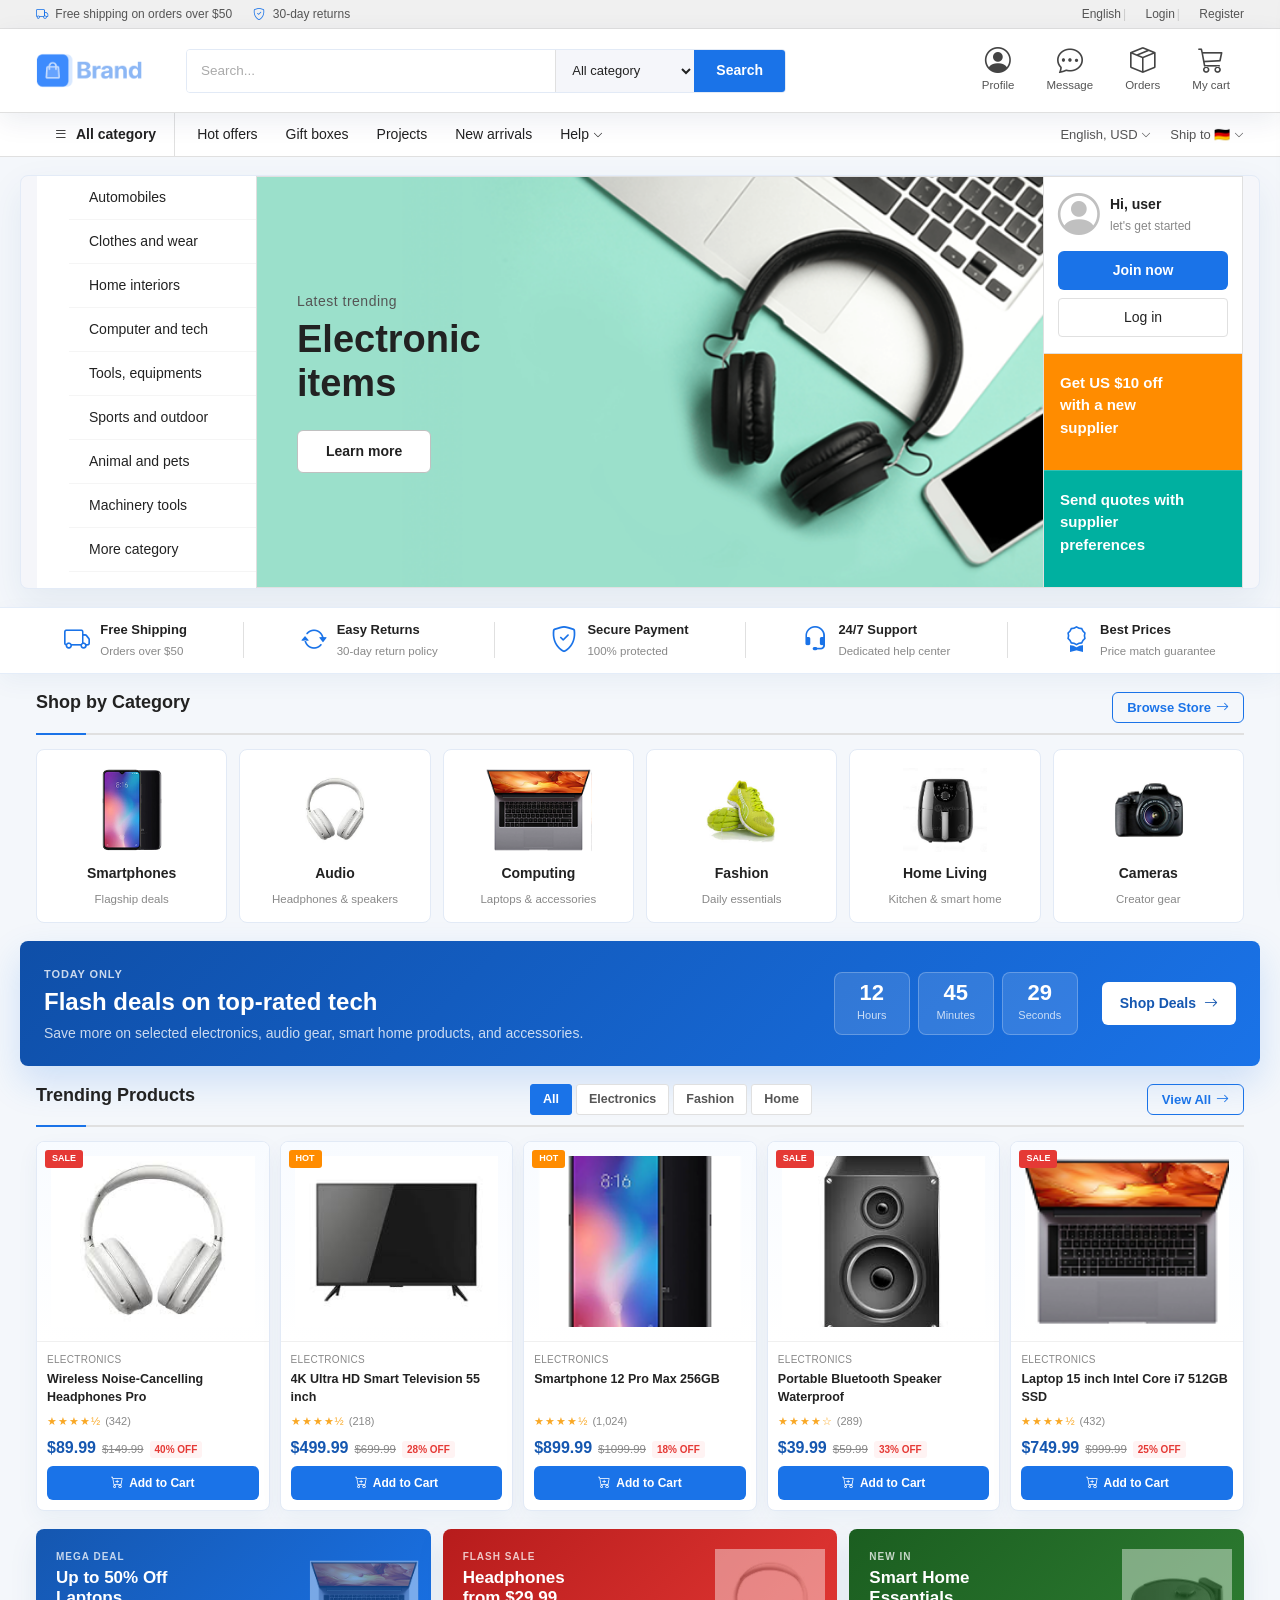
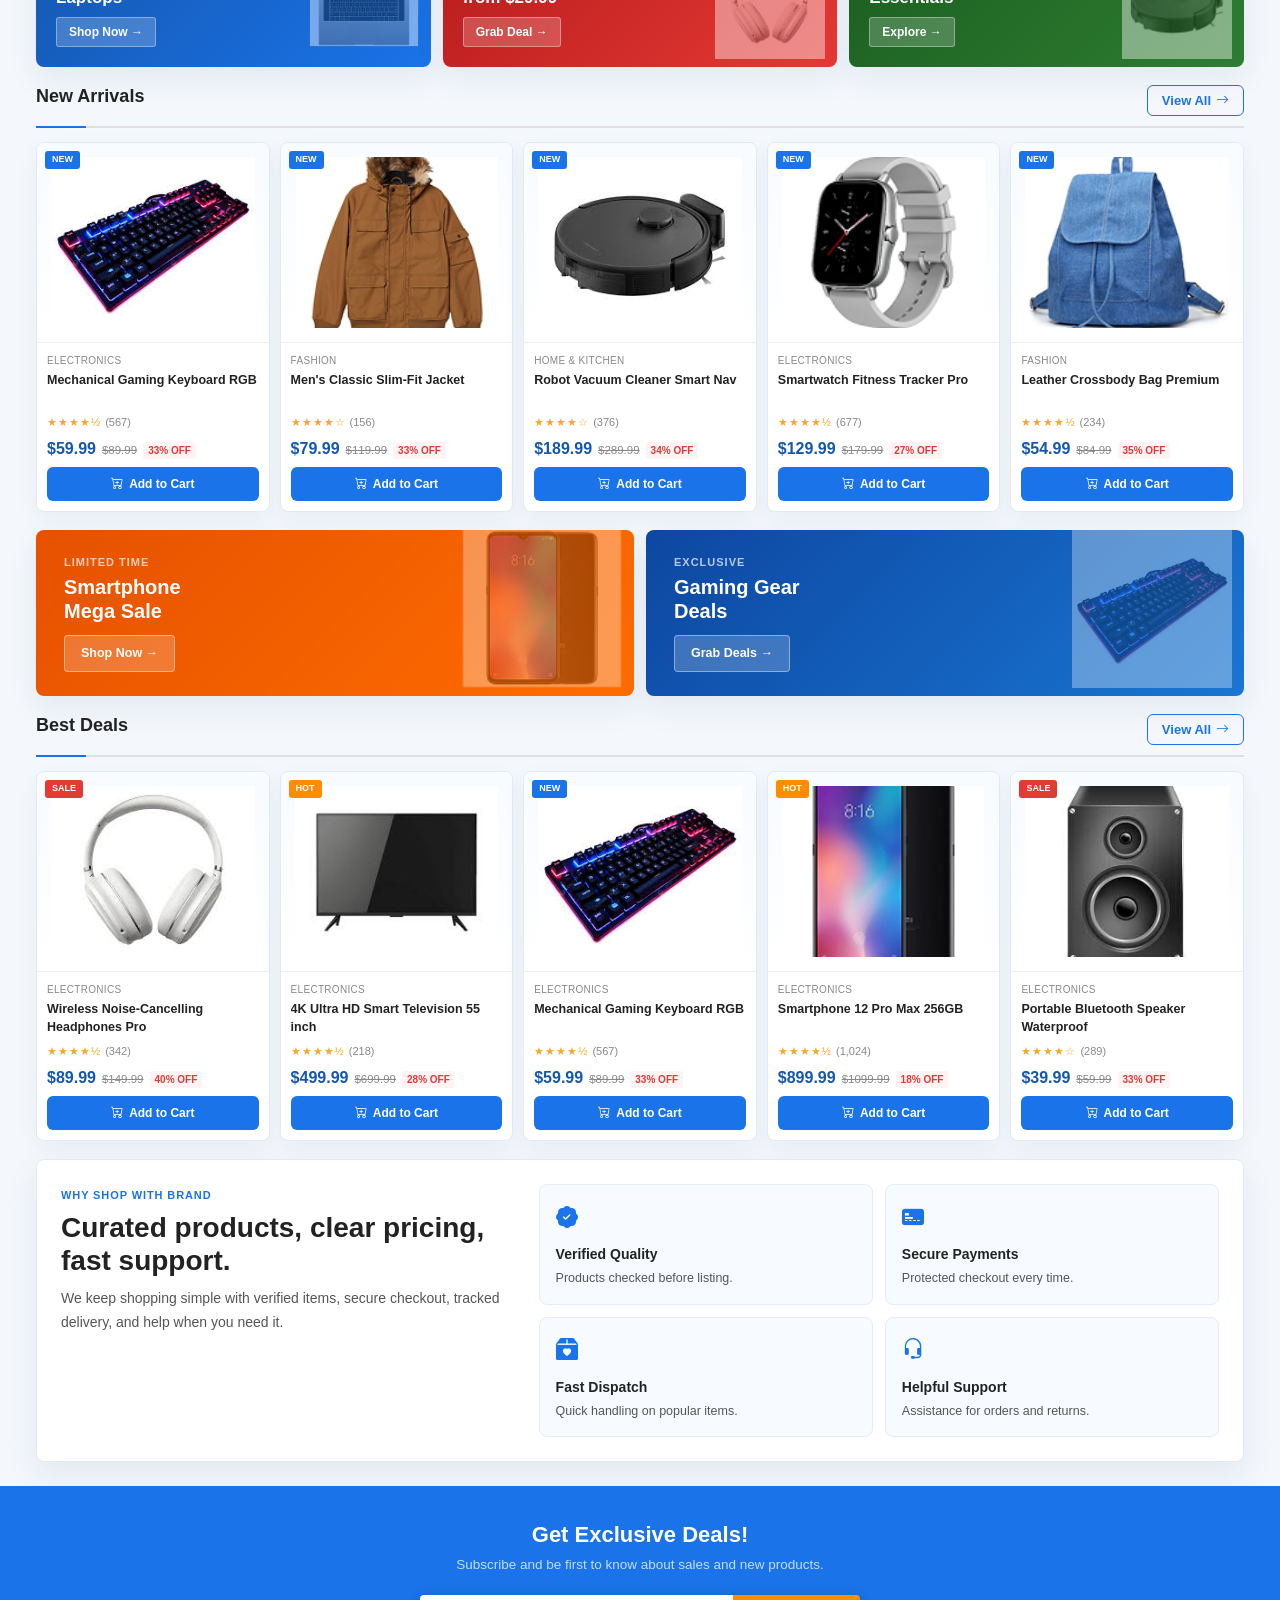
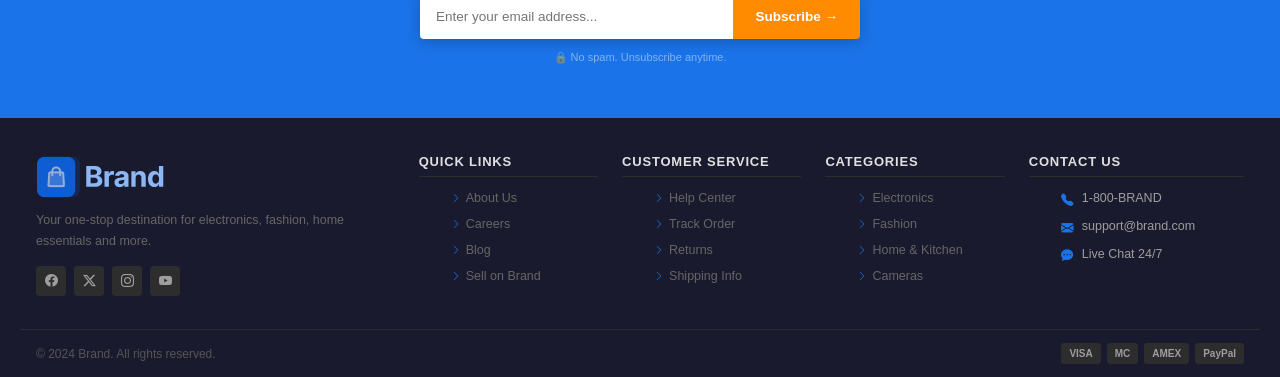
<file: index.html>
<!DOCTYPE html>
<html lang="en">
<head>
  <meta charset="UTF-8" />
  <meta name="viewport" content="width=device-width, initial-scale=1.0" />
  <title>Brand – Best Deals on Electronics, Fashion & More</title>
  <link rel="stylesheet" href="https://cdn.jsdelivr.net/npm/bootstrap@5.3.2/dist/css/bootstrap.min.css" />
  <link rel="stylesheet" href="https://cdn.jsdelivr.net/npm/bootstrap-icons@1.11.3/font/bootstrap-icons.min.css" />
  <link rel="stylesheet" href="css/style.css" />
</head>
<body data-page="home">

<!-- Toast & Cart Sidebar -->
<div class="toast-container" id="toastContainer"></div>
<div class="cart-overlay" id="cartOverlay"></div>
<aside class="cart-sidebar" id="cartSidebar">
  <div class="cart-header">
    <h3><i class="bi bi-cart3"></i> Shopping Cart</h3>
    <button class="close-cart" id="closeCartBtn"><i class="bi bi-x-lg"></i></button>
  </div>
  <div class="cart-items" id="cartItems"></div>
  <div class="cart-footer">
    <div class="cart-subtotal"><span>Subtotal</span><span id="cartSubtotal">$0.00</span></div>
    <button class="checkout-btn"><i class="bi bi-lock-fill"></i> Secure Checkout</button>
    <button class="continue-shopping">← Continue Shopping</button>
  </div>
</aside>

<!-- TOP BAR -->
<div class="top-bar">
  <div class="container-fluid">
    <div class="top-bar-left">
      <span><i class="bi bi-truck"></i> Free shipping on orders over $50</span>
      <span><i class="bi bi-shield-check"></i> 30-day returns</span>
    </div>
    <div class="top-bar-right">
      <a href="#">English</a><span class="divider">|</span>
      <a href="#">Login</a><span class="divider">|</span>
      <a href="#">Register</a>
    </div>
  </div>
</div>

<!-- MAIN HEADER -->
<header class="main-header">
  <div class="header-inner">

    <!-- LOGO -->
    <a href="index.html" class="logo">
      <img src="assets/icons/logo.png" alt="Brand"
           onerror="this.style.display='none'; this.nextElementSibling.style.display='flex';" />
      </a>

    <!-- SEARCH -->
    <div class="header-search">
      <div class="search-wrap">
        <input type="text" id="headerSearch" placeholder="Search..." />
        <select class="search-category">
          <option>All category</option>
          <option>Electronics</option>
          <option>Fashion</option>
          <option>Home & Kitchen</option>
          <option>Cameras</option>
        </select>
        <button class="search-btn">Search</button>
      </div>
    </div>

    <!-- HEADER ICONS -->
    <div class="header-actions">

      <a href="#" class="header-action-btn">
        <i class="bi bi-person-circle hicon"></i>
        <span class="label">Profile</span>
      </a>

      <a href="#" class="header-action-btn">
        <i class="bi bi-chat-dots hicon"></i>
        <span class="label">Message</span>
      </a>

      <a href="#" class="header-action-btn">
        <i class="bi bi-box-seam hicon"></i>
        <span class="label">Orders</span>
      </a>

      <button class="header-action-btn" id="cartBtn" style="position:relative;">
        <i class="bi bi-cart3 hicon"></i>
        <span class="label">My cart</span>
        <span class="badge-count cart-count" style="display:none;">0</span>
      </button>

    </div>
  </div>
</header>

<!-- NAV BAR -->
<nav class="nav-bar">
  <div class="container-fluid">
    <div class="all-categories-btn">
      <i class="bi bi-list"></i> All category
    </div>
    <div class="nav-links">
      <a href="products.html">Hot offers</a>
      <a href="products.html">Gift boxes</a>
      <a href="products.html">Projects</a>
      <a href="products.html">New arrivals</a>
      <a href="#">Help <i class="bi bi-chevron-down" style="font-size:10px;"></i></a>
    </div>
    <div class="nav-bar-right">
      <span>English, USD <i class="bi bi-chevron-down" style="font-size:10px;"></i></span>
      <span style="margin-left:14px;">Ship to 🇩🇪 <i class="bi bi-chevron-down" style="font-size:10px;"></i></span>
    </div>
  </div>
</nav>

<!-- ================================================
     HERO SECTION
     ================================================ -->
<div class="hero-section">

  <!-- LEFT SIDEBAR -->
  <aside class="categories-sidebar">
    <ul class="cat-list">
      <li><a href="products.html"><span class="cat-label">Automobiles</span></a></li>
      <li><a href="products.html"><span class="cat-label">Clothes and wear</span></a></li>
      <li><a href="products.html"><span class="cat-label">Home interiors</span></a></li>
      <li><a href="products.html"><span class="cat-label">Computer and tech</span></a></li>
      <li><a href="products.html"><span class="cat-label">Tools, equipments</span></a></li>
      <li><a href="products.html"><span class="cat-label">Sports and outdoor</span></a></li>
      <li><a href="products.html"><span class="cat-label">Animal and pets</span></a></li>
      <li><a href="products.html"><span class="cat-label">Machinery tools</span></a></li>
      <li><a href="products.html"><span class="cat-label">More category</span></a></li>
    </ul>
  </aside>

  <!-- HERO BANNER -->
  <div class="hero-banner">

    <!-- TEXT on top -->
    <div class="hero-text">
      <p class="hero-badge">Latest trending</p>
      <h1 class="hero-title">Electronic<br>items</h1>
      <a href="products.html" class="hero-cta">Learn more</a>
    </div>

     
    <!-- ============================================
         FULL COVER IMAGE
         ============================================ -->
    <div class="hero-image">
      <img src="assets/images/hero-image.png" alt="Electronic Items"
           onerror="this.style.display='none'; this.nextElementSibling.style.display='flex';" />
    </div>

  </div>

  <!-- RIGHT PANEL -->
  <div class="hero-right">
    <!-- User greeting -->
    <div class="login-box">
      <div class="user-greet">
        <div class="user-avatar-icon"><i class="bi bi-person-circle"></i></div>
        <div class="user-greet-text">
          <strong>Hi, user</strong>
          <span>let's get started</span>
        </div>
      </div>
      <button class="join-btn" onclick="showToast('Register coming soon!','info')">Join now</button>
      <button class="login-btn-outline" onclick="showToast('Login coming soon!','info')">Log in</button>
    </div>
    <!-- Orange box -->
    <div class="mini-banner mini-banner-orange">
      <div class="mb-title">Get US $10 off<br>with a new<br>supplier</div>
    </div>
    <!-- Teal box -->
    <div class="mini-banner mini-banner-teal">
      <div class="mb-title">Send quotes with<br>supplier<br>preferences</div>
    </div>
  </div>

</div>

<!-- FEATURES BAR -->
<div class="features-bar">
  <div class="container-fluid">
    <div class="feature-item"><i class="bi bi-truck feat-icon"></i><div class="feat-text"><strong>Free Shipping</strong><span>Orders over $50</span></div></div>
    <div class="feature-divider"></div>
    <div class="feature-item"><i class="bi bi-arrow-repeat feat-icon"></i><div class="feat-text"><strong>Easy Returns</strong><span>30-day return policy</span></div></div>
    <div class="feature-divider"></div>
    <div class="feature-item"><i class="bi bi-shield-check feat-icon"></i><div class="feat-text"><strong>Secure Payment</strong><span>100% protected</span></div></div>
    <div class="feature-divider"></div>
    <div class="feature-item"><i class="bi bi-headset feat-icon"></i><div class="feat-text"><strong>24/7 Support</strong><span>Dedicated help center</span></div></div>
    <div class="feature-divider"></div>
    <div class="feature-item"><i class="bi bi-award feat-icon"></i><div class="feat-text"><strong>Best Prices</strong><span>Price match guarantee</span></div></div>
  </div>
</div>

<!-- CATEGORY SHOWCASE -->
<section class="category-showcase section-wrap">
  <div class="section-header compact-header">
    <h2 class="section-title">Shop by Category</h2>
    <a href="products.html" class="view-all-btn">Browse Store <i class="bi bi-arrow-right"></i></a>
  </div>
  <div class="category-card-grid">
    <a href="products.html" class="category-card">
      <img src="assets/product-4.png" alt="Smartphones">
      <span>Smartphones</span>
      <small>Flagship deals</small>
    </a>
    <a href="products.html" class="category-card">
      <img src="assets/product-1.png" alt="Audio products">
      <span>Audio</span>
      <small>Headphones &amp; speakers</small>
    </a>
    <a href="products.html" class="category-card">
      <img src="assets/product-6.png" alt="Computing products">
      <span>Computing</span>
      <small>Laptops &amp; accessories</small>
    </a>
    <a href="products.html" class="category-card">
      <img src="assets/product-8.png" alt="Fashion products">
      <span>Fashion</span>
      <small>Daily essentials</small>
    </a>
    <a href="products.html" class="category-card">
      <img src="assets/product-9.png" alt="Home living products">
      <span>Home Living</span>
      <small>Kitchen &amp; smart home</small>
    </a>
    <a href="products.html" class="category-card">
      <img src="assets/product-11.png" alt="Camera products">
      <span>Cameras</span>
      <small>Creator gear</small>
    </a>
  </div>
</section>

<!-- DEAL STRIP -->
<section class="deal-strip section-wrap">
  <div class="deal-strip-copy">
    <span class="eyebrow">Today only</span>
    <h2>Flash deals on top-rated tech</h2>
    <p>Save more on selected electronics, audio gear, smart home products, and accessories.</p>
  </div>
  <div class="deal-countdown" aria-label="Deal countdown">
    <div><strong>12</strong><span>Hours</span></div>
    <div><strong>45</strong><span>Minutes</span></div>
    <div><strong>30</strong><span>Seconds</span></div>
  </div>
  <a href="products.html" class="deal-strip-btn">Shop Deals <i class="bi bi-arrow-right"></i></a>
</section>

<!-- TRENDING PRODUCTS -->
<div class="section-wrap">
  <div class="section-header">
    <h2 class="section-title">Trending Products</h2>
    <div class="category-tabs">
      <button class="cat-tab active" data-filter="all">All</button>
      <button class="cat-tab" data-filter="Electronics">Electronics</button>
      <button class="cat-tab" data-filter="Fashion">Fashion</button>
      <button class="cat-tab" data-filter="Home &amp; Kitchen">Home</button>
    </div>
    <a href="products.html" class="view-all-btn">View All <i class="bi bi-arrow-right"></i></a>
  </div>
  <div class="products-grid" id="trendingGrid"></div>
</div>

<!-- PROMO BANNERS -->
<div class="section-wrap">
  <div class="promo-grid">
    <div class="promo-banner promo-banner-1"><div class="promo-text"><div class="promo-label">Mega Deal</div><div class="promo-title">Up to 50% Off<br>Laptops</div><a href="products.html" class="promo-cta">Shop Now →</a></div><span class="promo-icon">💻</span></div>
    <div class="promo-banner promo-banner-2"><div class="promo-text"><div class="promo-label">Flash Sale</div><div class="promo-title">Headphones<br>from $29.99</div><a href="products.html" class="promo-cta">Grab Deal →</a></div><span class="promo-icon">🎧</span></div>
    <div class="promo-banner promo-banner-3"><div class="promo-text"><div class="promo-label">New In</div><div class="promo-title">Smart Home<br>Essentials</div><a href="products.html" class="promo-cta">Explore →</a></div><span class="promo-icon">🏠</span></div>
  </div>
</div>

<!-- NEW ARRIVALS -->
<div class="section-wrap">
  <div class="section-header">
    <h2 class="section-title">New Arrivals</h2>
    <a href="products.html" class="view-all-btn">View All <i class="bi bi-arrow-right"></i></a>
  </div>
  <div class="products-grid" id="newArrivalsGrid"></div>
</div>

<!-- WIDE PROMO -->
<div class="section-wrap">
  <div class="wide-promo">
    <div class="wide-promo-card wide-promo-card-1"><div><div class="wp-label">Limited Time</div><div class="wp-title">Smartphone<br>Mega Sale</div><a href="products.html" class="wp-cta">Shop Now →</a></div><span class="wp-img">📱</span></div>
    <div class="wide-promo-card wide-promo-card-2"><div><div class="wp-label">Exclusive</div><div class="wp-title">Gaming Gear<br>Deals</div><a href="products.html" class="wp-cta">Grab Deals →</a></div><span class="wp-img">🎮</span></div>
  </div>
</div>

<!-- BEST DEALS -->
<div class="section-wrap">
  <div class="section-header">
    <h2 class="section-title">Best Deals</h2>
    <a href="products.html" class="view-all-btn">View All <i class="bi bi-arrow-right"></i></a>
  </div>
  <div class="products-grid" id="dealsGrid"></div>
</div>

<!-- STORE CONFIDENCE -->
<section class="store-confidence section-wrap">
  <div class="confidence-panel">
    <div class="confidence-copy">
      <span class="eyebrow">Why shop with Brand</span>
      <h2>Curated products, clear pricing, fast support.</h2>
      <p>We keep shopping simple with verified items, secure checkout, tracked delivery, and help when you need it.</p>
    </div>
    <div class="confidence-grid">
      <div><i class="bi bi-patch-check-fill"></i><strong>Verified Quality</strong><span>Products checked before listing.</span></div>
      <div><i class="bi bi-credit-card-2-front-fill"></i><strong>Secure Payments</strong><span>Protected checkout every time.</span></div>
      <div><i class="bi bi-box2-heart-fill"></i><strong>Fast Dispatch</strong><span>Quick handling on popular items.</span></div>
      <div><i class="bi bi-headset"></i><strong>Helpful Support</strong><span>Assistance for orders and returns.</span></div>
    </div>
  </div>
</section>

<!-- NEWSLETTER -->
<section class="newsletter-section">
  <div class="newsletter-inner">
    <h2 class="newsletter-title">Get Exclusive Deals!</h2>
    <p class="newsletter-sub">Subscribe and be first to know about sales and new products.</p>
    <form class="newsletter-form" id="newsletterForm">
      <input type="email" placeholder="Enter your email address..." required />
      <button type="submit">Subscribe →</button>
    </form>
    <p class="newsletter-note">🔒 No spam. Unsubscribe anytime.</p>
  </div>
</section>

<!-- FOOTER -->
<footer>
  <div class="footer-grid">
    <div class="footer-col">
      <div class="footer-logo">
        <img src="assets/icons/logo.png" alt="Brand"
             onerror="this.style.display='none'; this.nextElementSibling.style.display='flex';" />
      </div>
      <p class="footer-desc">Your one-stop destination for electronics, fashion, home essentials and more.</p>
      <div class="footer-social">
        <a href="#" class="social-btn"><i class="bi bi-facebook"></i></a>
        <a href="#" class="social-btn"><i class="bi bi-twitter-x"></i></a>
        <a href="#" class="social-btn"><i class="bi bi-instagram"></i></a>
        <a href="#" class="social-btn"><i class="bi bi-youtube"></i></a>
      </div>
    </div>
    <div class="footer-col"><h4>Quick Links</h4><ul><li><a href="#"><i class="bi bi-chevron-right"></i> About Us</a></li><li><a href="#"><i class="bi bi-chevron-right"></i> Careers</a></li><li><a href="#"><i class="bi bi-chevron-right"></i> Blog</a></li><li><a href="#"><i class="bi bi-chevron-right"></i> Sell on Brand</a></li></ul></div>
    <div class="footer-col"><h4>Customer Service</h4><ul><li><a href="#"><i class="bi bi-chevron-right"></i> Help Center</a></li><li><a href="#"><i class="bi bi-chevron-right"></i> Track Order</a></li><li><a href="#"><i class="bi bi-chevron-right"></i> Returns</a></li><li><a href="#"><i class="bi bi-chevron-right"></i> Shipping Info</a></li></ul></div>
    <div class="footer-col"><h4>Categories</h4><ul><li><a href="products.html"><i class="bi bi-chevron-right"></i> Electronics</a></li><li><a href="products.html"><i class="bi bi-chevron-right"></i> Fashion</a></li><li><a href="products.html"><i class="bi bi-chevron-right"></i> Home & Kitchen</a></li><li><a href="products.html"><i class="bi bi-chevron-right"></i> Cameras</a></li></ul></div>
    <div class="footer-col"><h4>Contact Us</h4><ul class="footer-contact"><li><i class="bi bi-telephone-fill"></i><span>1-800-BRAND</span></li><li><i class="bi bi-envelope-fill"></i><span>support@brand.com</span></li><li><i class="bi bi-chat-dots-fill"></i><span>Live Chat 24/7</span></li></ul></div>
  </div>
  <div class="footer-bottom">
    <span>© 2024 Brand. All rights reserved.</span>
    <div class="footer-payment-icons"><span class="pay-icon">VISA</span><span class="pay-icon">MC</span><span class="pay-icon">AMEX</span><span class="pay-icon">PayPal</span></div>
  </div>
</footer>

<button class="back-to-top" id="backToTop"><i class="bi bi-chevron-up"></i></button>
<script src="https://cdn.jsdelivr.net/npm/bootstrap@5.3.2/dist/js/bootstrap.bundle.min.js"></script>
<script src="js/app.js"></script>
</body>
</html>
</file>
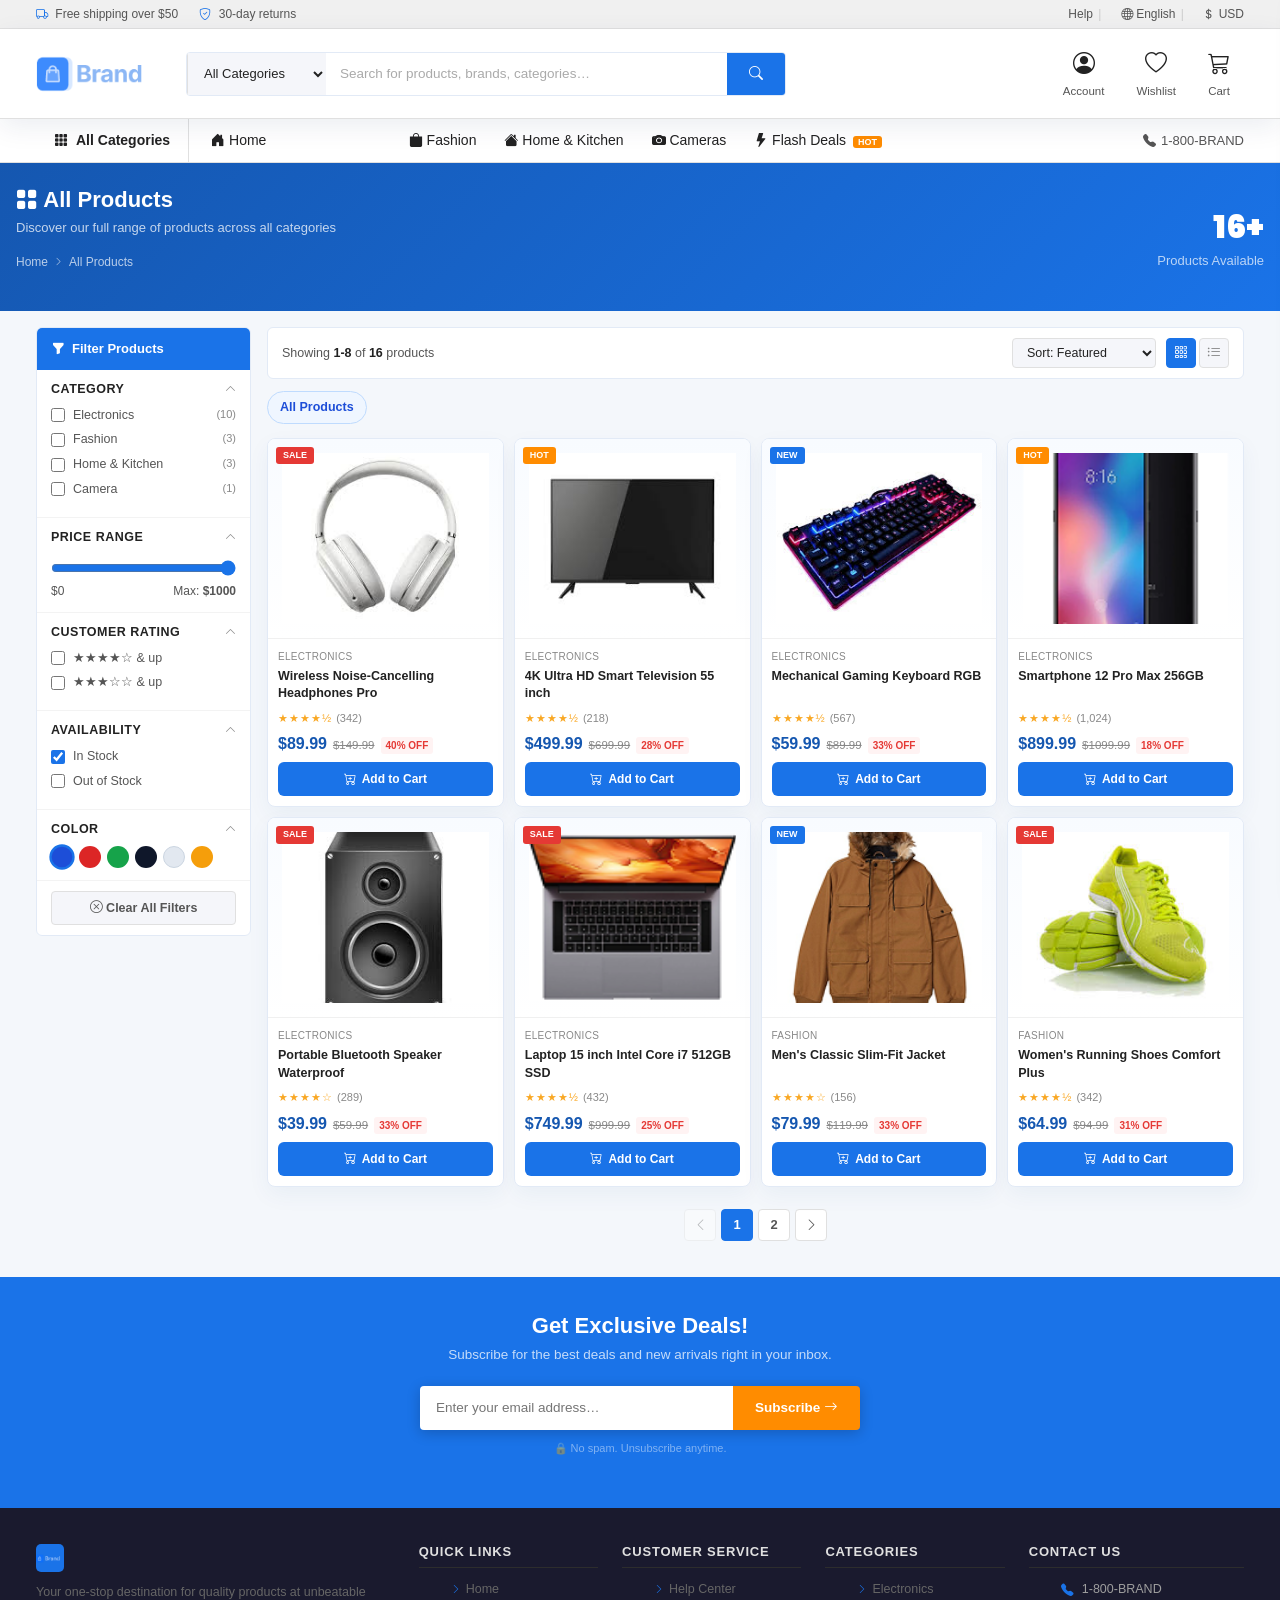
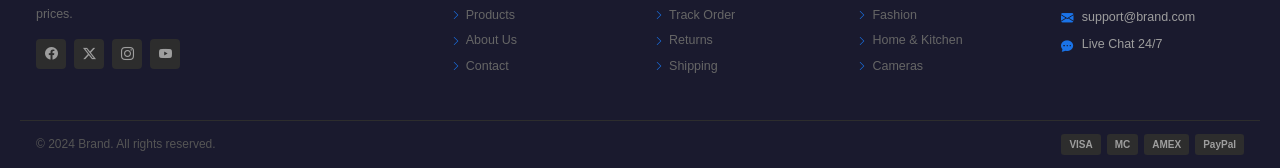
<file: products.html>
<!DOCTYPE html>
<html lang="en">
<head>
  <meta charset="UTF-8" />
  <meta name="viewport" content="width=device-width, initial-scale=1.0" />
  <title>All Products – Brand</title>

  <link rel="stylesheet"
        href="https://cdn.jsdelivr.net/npm/bootstrap@5.3.2/dist/css/bootstrap.min.css" />
  <link rel="stylesheet"
        href="https://cdn.jsdelivr.net/npm/bootstrap-icons@1.11.3/font/bootstrap-icons.min.css" />
  <link rel="preconnect" href="https://fonts.googleapis.com" />
  <link href="https://fonts.googleapis.com/css2?family=Poppins:wght@700;800;900&family=Nunito:wght@400;500;600;700;800&display=swap"
        rel="stylesheet" />
  <link rel="stylesheet" href="css/style.css" />
</head>
<body data-page="products">

  <!-- Toast & Cart Sidebar -->
  <div class="toast-container" id="toastContainer"></div>
  <div class="cart-overlay" id="cartOverlay"></div>
  <aside class="cart-sidebar" id="cartSidebar">
    <div class="cart-header">
      <h3><i class="bi bi-cart3"></i> Shopping Cart</h3>
      <button class="close-cart" id="closeCartBtn"><i class="bi bi-x-lg"></i></button>
    </div>
    <div class="cart-items" id="cartItems"></div>
    <div class="cart-footer">
      <div class="cart-subtotal">
        <span>Subtotal</span>
        <span id="cartSubtotal">$0.00</span>
      </div>
      <button class="checkout-btn">
        <i class="bi bi-lock-fill"></i> Secure Checkout
      </button>
      <button class="continue-shopping">← Continue Shopping</button>
    </div>
  </aside>

  <!-- TOP BAR -->
  <div class="top-bar">
    <div class="container-fluid">
      <div class="top-bar-left">
        <span><i class="bi bi-truck"></i> Free shipping over $50</span>
        <span><i class="bi bi-shield-check"></i> 30-day returns</span>
      </div>
      <div class="top-bar-right">
        <a href="#">Help</a>
        <span class="divider">|</span>
        <a href="#"><i class="bi bi-globe"></i> English</a>
        <span class="divider">|</span>
        <a href="#"><i class="bi bi-currency-dollar"></i> USD</a>
      </div>
    </div>
  </div>

  <!-- HEADER -->
  <header class="main-header">
    <div class="header-inner">
      <a href="index.html" class="logo">
         <img src="assets/icons/logo.png" alt="Brand"
           onerror="this.style.display='none'; this.nextElementSibling.style.display='flex';" />
      </a>
      <div class="header-search">
        <div class="search-wrap">
          <select class="search-category">
            <option>All Categories</option>
            <option>Electronics</option>
            <option>Fashion</option>
            <option>Home &amp; Kitchen</option>
          </select>
          <input type="text" id="headerSearch"
                 placeholder="Search for products, brands, categories…" />
          <button class="search-btn"><i class="bi bi-search"></i></button>
        </div>
      </div>
      <div class="header-actions">
        <a href="#" class="header-action-btn">
          <i class="bi bi-person-circle"></i><span>Account</span>
        </a>
        <button class="header-action-btn" style="position:relative">
          <i class="bi bi-heart"></i><span>Wishlist</span>
          <span class="badge-count wishlist-count" style="display:none">0</span>
        </button>
        <button class="header-action-btn" id="cartBtn" style="position:relative">
          <i class="bi bi-cart3"></i><span>Cart</span>
          <span class="badge-count cart-count" style="display:none">0</span>
        </button>
      </div>
    </div>
  </header>

  <!-- NAV BAR -->
  <nav class="nav-bar">
    <div class="container-fluid">
      <div class="all-categories-btn">
        <i class="bi bi-grid-3x3-gap-fill"></i> All Categories
      </div>
      <div class="nav-links">
        <a href="index.html"><i class="bi bi-house-door-fill"></i> Home</a>
        <a href="products.html" class="active"><i class="bi bi-phone-fill"></i> Electronics</a>
        <a href="products.html"><i class="bi bi-bag-fill"></i> Fashion</a>
        <a href="products.html"><i class="bi bi-house-fill"></i> Home &amp; Kitchen</a>
        <a href="products.html"><i class="bi bi-camera-fill"></i> Cameras</a>
        <a href="products.html"><i class="bi bi-lightning-fill"></i> Flash Deals <span class="badge-new">HOT</span></a>
      </div>
      <div class="nav-bar-right">
        <i class="bi bi-telephone-fill"></i><span>1-800-BRAND</span>
      </div>
    </div>
  </nav>

  <!-- PAGE HERO BANNER -->
  <div class="page-hero">
    <div>
      <h1><i class="bi bi-grid-fill"></i> All Products</h1>
      <p>Discover our full range of products across all categories</p>
      <div class="breadcrumb">
        <a href="index.html">Home</a>
        <i class="bi bi-chevron-right"></i>
        <span>All Products</span>
      </div>
    </div>
    <div style="text-align:right;color:rgba(255,255,255,0.7);font-size:13px">
      <div style="font-size:32px;font-weight:900;color:#fff;font-family:'Poppins',sans-serif">16+</div>
      <div>Products Available</div>
    </div>
  </div>

  <!-- SHOP LAYOUT: Filters + Products Grid -->
  <div class="shop-layout">

    <!-- ======= FILTER SIDEBAR ======= -->
    <aside class="filter-sidebar">
      <div class="filter-header">
        <i class="bi bi-funnel-fill"></i> Filter Products
      </div>

      <!-- Category Filter -->
      <div class="filter-section">
        <h5>Category <i class="bi bi-chevron-up"></i></h5>
        <div class="filter-option">
          <input type="checkbox" class="filter-category" id="cat-electronics" value="Electronics" />
          <label for="cat-electronics">Electronics <span>(10)</span></label>
        </div>
        <div class="filter-option">
          <input type="checkbox" class="filter-category" id="cat-fashion" value="Fashion" />
          <label for="cat-fashion">Fashion <span>(3)</span></label>
        </div>
        <div class="filter-option">
          <input type="checkbox" class="filter-category" id="cat-home" value="Home &amp; Kitchen" />
          <label for="cat-home">Home &amp; Kitchen <span>(3)</span></label>
        </div>
        <div class="filter-option">
          <input type="checkbox" class="filter-category" id="cat-camera" value="Camera" />
          <label for="cat-camera">Camera <span>(1)</span></label>
        </div>
      </div>

      <!-- Price Range -->
      <div class="filter-section">
        <h5>Price Range <i class="bi bi-chevron-up"></i></h5>
        <div class="price-range">
          <input type="range" id="priceRange" min="0" max="1000" value="1000" step="10" />
          <div class="price-labels">
            <span>$0</span>
            <span>Max: <strong id="maxPriceVal">$1000</strong></span>
          </div>
        </div>
      </div>

      <!-- Rating Filter -->
      <div class="filter-section">
        <h5>Customer Rating <i class="bi bi-chevron-up"></i></h5>
        <div class="filter-option">
          <input type="checkbox" class="filter-rating" id="rat-4" value="4" />
          <label for="rat-4">★★★★☆ &amp; up <span></span></label>
        </div>
        <div class="filter-option">
          <input type="checkbox" class="filter-rating" id="rat-3" value="3" />
          <label for="rat-3">★★★☆☆ &amp; up <span></span></label>
        </div>
      </div>

      <!-- Availability -->
      <div class="filter-section">
        <h5>Availability <i class="bi bi-chevron-up"></i></h5>
        <div class="filter-option">
          <input type="checkbox" id="avail-in" checked />
          <label for="avail-in">In Stock <span></span></label>
        </div>
        <div class="filter-option">
          <input type="checkbox" id="avail-out" />
          <label for="avail-out">Out of Stock <span></span></label>
        </div>
      </div>

      <!-- Color Filter -->
      <div class="filter-section">
        <h5>Color <i class="bi bi-chevron-up"></i></h5>
        <div class="color-options">
          <div class="color-dot active" style="background:#1d4ed8" title="Blue"></div>
          <div class="color-dot" style="background:#dc2626" title="Red"></div>
          <div class="color-dot" style="background:#16a34a" title="Green"></div>
          <div class="color-dot" style="background:#0f172a" title="Black"></div>
          <div class="color-dot" style="background:#e2e8f0;border:1px solid #cbd5e1" title="White"></div>
          <div class="color-dot" style="background:#f59e0b" title="Yellow"></div>
        </div>
      </div>

      <!-- Clear Filters -->
      <button class="clear-filters" onclick="clearAllFilters()">
        <i class="bi bi-x-circle"></i> Clear All Filters
      </button>
    </aside>

    <!-- ======= SHOP MAIN ======= -->
    <div class="shop-main">

      <!-- Toolbar -->
      <div class="shop-toolbar">
        <span class="results-text" id="resultsText">Loading products…</span>
        <div class="toolbar-right">
          <!-- Sort -->
          <select class="sort-select" id="sortSelect">
            <option value="default">Sort: Featured</option>
            <option value="price-low">Price: Low to High</option>
            <option value="price-high">Price: High to Low</option>
            <option value="rating">Best Rated</option>
            <option value="newest">Newest First</option>
          </select>
          <!-- View toggle -->
          <div class="view-toggle">
            <button class="view-btn active" data-view="grid" title="Grid View">
              <i class="bi bi-grid-3x3-gap"></i>
            </button>
            <button class="view-btn" data-view="list" title="List View">
              <i class="bi bi-list-ul"></i>
            </button>
          </div>
        </div>
      </div>

      <!-- Active Filter Tags (visual only) -->
      <div style="display:flex;gap:8px;flex-wrap:wrap;margin-bottom:14px" id="activeFilterTags">
        <span style="background:#eff6ff;color:#1d4ed8;padding:5px 12px;border-radius:20px;font-size:12.5px;font-weight:700;border:1px solid #bfdbfe">
          All Products <i class="bi bi-x" style="cursor:pointer;margin-left:4px"></i>
        </span>
      </div>

      <!-- Products Grid -->
      <div class="products-grid cols-4" id="productsContainer">
        <!-- Rendered by app.js -->
      </div>

      <!-- Pagination -->
      <div class="pagination-wrap" id="paginationWrap">
        <!-- Rendered by app.js -->
      </div>

    </div><!-- /.shop-main -->
  </div><!-- /.shop-layout -->

  <!-- NEWSLETTER -->
  <section class="newsletter-section">
    <div class="newsletter-inner">
      <h2 class="newsletter-title">Get Exclusive Deals!</h2>
      <p class="newsletter-sub">Subscribe for the best deals and new arrivals right in your inbox.</p>
      <form class="newsletter-form" id="newsletterForm">
        <input type="email" placeholder="Enter your email address…" required />
        <button type="submit">Subscribe <i class="bi bi-arrow-right"></i></button>
      </form>
      <p class="newsletter-note">🔒 No spam. Unsubscribe anytime.</p>
    </div>
  </section>

  <!-- FOOTER -->
  <footer>
    <div class="footer-grid">
      <div class="footer-col">
        <div class="footer-logo">
          <div class="logo-icon">
            <img src="assets/icons/logo.png" alt="Brand"
                 onerror="this.style.display='none'; this.nextElementSibling.style.display='flex';" />
          </div>
          
        </div>
        <p class="footer-desc">Your one-stop destination for quality products at unbeatable prices.</p>
        <div class="footer-social">
          <a href="#" class="social-btn"><i class="bi bi-facebook"></i></a>
          <a href="#" class="social-btn"><i class="bi bi-twitter-x"></i></a>
          <a href="#" class="social-btn"><i class="bi bi-instagram"></i></a>
          <a href="#" class="social-btn"><i class="bi bi-youtube"></i></a>
        </div>
      </div>
      <div class="footer-col">
        <h4>Quick Links</h4>
        <ul>
          <li><a href="index.html"><i class="bi bi-chevron-right"></i> Home</a></li>
          <li><a href="products.html"><i class="bi bi-chevron-right"></i> Products</a></li>
          <li><a href="#"><i class="bi bi-chevron-right"></i> About Us</a></li>
          <li><a href="#"><i class="bi bi-chevron-right"></i> Contact</a></li>
        </ul>
      </div>
      <div class="footer-col">
        <h4>Customer Service</h4>
        <ul>
          <li><a href="#"><i class="bi bi-chevron-right"></i> Help Center</a></li>
          <li><a href="#"><i class="bi bi-chevron-right"></i> Track Order</a></li>
          <li><a href="#"><i class="bi bi-chevron-right"></i> Returns</a></li>
          <li><a href="#"><i class="bi bi-chevron-right"></i> Shipping</a></li>
        </ul>
      </div>
      <div class="footer-col">
        <h4>Categories</h4>
        <ul>
          <li><a href="#"><i class="bi bi-chevron-right"></i> Electronics</a></li>
          <li><a href="#"><i class="bi bi-chevron-right"></i> Fashion</a></li>
          <li><a href="#"><i class="bi bi-chevron-right"></i> Home &amp; Kitchen</a></li>
          <li><a href="#"><i class="bi bi-chevron-right"></i> Cameras</a></li>
        </ul>
      </div>
      <div class="footer-col">
        <h4>Contact Us</h4>
        <ul class="footer-contact">
          <li><i class="bi bi-telephone-fill"></i><span>1-800-BRAND</span></li>
          <li><i class="bi bi-envelope-fill"></i><span>support@brand.com</span></li>
          <li><i class="bi bi-chat-dots-fill"></i><span>Live Chat 24/7</span></li>
        </ul>
      </div>
    </div>
    <div class="footer-bottom">
      <span>© 2024 Brand. All rights reserved.</span>
      <div class="footer-payment-icons">
        <span class="pay-icon">VISA</span>
        <span class="pay-icon">MC</span>
        <span class="pay-icon">AMEX</span>
        <span class="pay-icon">PayPal</span>
      </div>
    </div>
  </footer>

  <button class="back-to-top" id="backToTop" title="Back to top">
    <i class="bi bi-chevron-up"></i>
  </button>

  <script src="https://cdn.jsdelivr.net/npm/bootstrap@5.3.2/dist/js/bootstrap.bundle.min.js"></script>
  <script src="js/app.js"></script>
</body>
</html>
</file>
<file: css/style.css>
:root {
  --blue:         #1a73e8;
  --primary:      #1a73e8;
  --blue-dark:    #1557b0;
  --blue-nav:     #2563eb;
  --teal:         #00b0a0;
  --teal-dark:    #008f82;
  --orange:       #ff8c00;
  --orange-dark:  #e07800;
  --white:        #ffffff;
  --bg:           #f5f6fa;
  --border:       #e0e0e0;
  --text:         #222222;
  --text-dark:    #222222;
  --text-mid:     #555555;
  --text-light:   #888888;
  --success:      #2e7d32;
  --danger:       #e53935;
  --sidebar-bg:   #ffffff;
  --header-bg:    #ffffff;
  --nav-bg:       #ffffff;
  --footer-bg:    #1a1a2e;
  --shadow:       0 2px 8px rgba(0,0,0,0.10);
  --radius:       6px;
  --font:         'Segoe UI', Arial, sans-serif;
}

*, *::before, *::after { box-sizing: border-box; margin: 0; padding: 0; }
html { scroll-behavior: smooth; }
body {
  font-family: var(--font);
  background: var(--bg);
  color: var(--text);
  font-size: 14px;
  min-width: 1100px;
}
a { text-decoration: none; color: inherit; }
ul { list-style: none; }
img { max-width: 100%; display: block; }
button { cursor: pointer; border: none; background: none; font-family: inherit; }

/* ============================================================
   TOP BAR
   ============================================================ */
.top-bar {
  background: #f0f0f0;
  border-bottom: 1px solid var(--border);
  font-size: 12px;
  color: var(--text-mid);
  padding: 5px 0;
}
.top-bar .container-fluid {
  max-width: 1200px;
  margin: 0 auto;
  padding: 0 16px;
  display: flex;
  justify-content: space-between;
  align-items: center;
}
.top-bar-left span { margin-right: 18px; }
.top-bar-left i { color: var(--blue); margin-right: 4px; }
.top-bar-right a { color: var(--text-mid); margin-left: 14px; }
.top-bar-right a:hover { color: var(--blue); }
.top-bar-right .divider { color: #ccc; margin: 0 2px; }


/* ============================================================
   HEADER LOGO 
   ============================================================ */
.logo img {
  height: 40px;
  width: auto;
  object-fit: contain;
}
.logo-fallback {
  display: flex;
  align-items: center;
  gap: 8px;
  font-size: 22px;
  font-weight: 800;
  color: var(--blue);
}
.logo-fallback .logo-icon {
  background: var(--blue);
  color: #fff;
  width: 36px; height: 36px;
  border-radius: 8px;
  display: flex; align-items: center; justify-content: center;
  font-size: 18px;
}

/* Header action button image icons */
.header-action-btn img {
  width: 24px;
  height: 24px;
  object-fit: contain;
  margin-bottom: 2px;
}

/* ============================================================
   MAIN HEADER 
   ============================================================ */
.main-header {
  background: var(--white);
  border-bottom: 1px solid var(--border);
  position: sticky;
  top: 0;
  z-index: 1000;
  box-shadow: 0 2px 6px rgba(0,0,0,0.07);
}
.header-inner {
  max-width: 1200px;
  margin: 0 auto;
  padding: 12px 16px;
  display: flex;
  align-items: center;
  gap: 20px;
  min-height: 68px;
}

/* Logo */
.logo {
  display: flex;
  align-items: center;
  gap: 8px;
  font-size: 22px;
  font-weight: 800;
  color: var(--blue);
  white-space: nowrap;
  flex-shrink: 0;
  min-width: 130px;
}
.logo .logo-icon {
  background: var(--blue);
  color: #fff;
  width: 36px; height: 36px;
  border-radius: 8px;
  display: flex; align-items: center; justify-content: center;
  font-size: 18px;
}
/* If using brand image */
.logo img { height: 38px; width: auto; }

/* Search Bar — matches screenshot exactly */
.header-search {
  flex: 1;
  max-width: 600px;
}
.header-search .search-wrap {
  display: flex;
  border: 1.5px solid var(--border);
  border-radius: 4px;
  overflow: hidden;
  background: #fff;
}
.header-search .search-wrap:focus-within {
  border-color: var(--blue);
}
.header-search input {
  flex: 1;
  border: none;
  outline: none;
  padding: 0 14px;
  font-size: 13.5px;
  height: 42px;
  color: var(--text);
  background: #fff;
}
.header-search input::placeholder { color: #aaa; }
.header-search .search-category {
  border: none;
  border-left: 1px solid var(--border);
  background: #f5f6fa;
  padding: 0 12px;
  font-size: 13px;
  color: var(--text);
  outline: none;
  cursor: pointer;
  height: 42px;
  min-width: 120px;
}
.header-search .search-btn {
  background: var(--blue);
  color: #fff;
  font-size: 14px;
  font-weight: 600;
  padding: 0 22px;
  height: 42px;
  cursor: pointer;
  transition: background 0.2s;
  border: none;
  display: flex;
  align-items: center;
  gap: 6px;
}
.header-search .search-btn:hover { background: var(--blue-dark); }

/* Header right action icons */
.header-actions {
  display: flex;
  align-items: center;
  gap: 4px;
  flex-shrink: 0;
  margin-left: auto;
}
.header-action-btn {
  display: flex;
  flex-direction: column;
  align-items: center;
  color: var(--text-mid);
  padding: 6px 14px;
  border-radius: 4px;
  font-size: 11.5px;
  transition: background 0.15s, color 0.15s ;
  position: relative;
  cursor: pointer;
  gap: 3px;
  text-decoration: none;
  border: none;
  background: none;
}
.header-action-btn .hicon {
  font-size: 26px ;
  line-height: 1;
  color: #444;
}
.header-action-btn:hover { background: #f0f4ff; color: var(--blue); }
.header-action-btn i { font-size: 22px; color: var(--text); }
.header-action-btn:hover i { color: var(--blue); }
.header-action-btn .badge-count {
  position: absolute;
  top: 2px; right: 4px;
  background: var(--blue);
  color: #fff;
  font-size: 10px;
  min-width: 16px; height: 16px;
  border-radius: 50%;
  display: flex; align-items: center; justify-content: center;
  font-weight: 700;
}


.header-action-btn:hover .hicon { color: var(--blue); }
.header-action-btn span.label {
  font-size: 11.5px;
  color: var(--text-mid);
  font-weight: 500;
}

/* ============================================================
   NAV BAR
   ============================================================ */
.nav-bar {
  background: #ffffff;
  border-bottom: 1px solid var(--border);
}
.nav-bar .container-fluid {
  max-width: 1200px;
  margin: 0 auto;
  padding: 0 16px;
  display: flex;
  align-items: center;
}
.nav-bar .all-categories-btn {
  background:  #ffffff;
  color: var(--text);
  font-weight: 700;
  font-size: 14px;
  padding: 11px 18px;
  display: flex;
  align-items: center;
  gap: 8px;
  cursor: pointer;
  white-space: nowrap;
  border-right: 1px solid var(--border);
  transition: background 0.2s;
}
.nav-bar .all-categories-btn:hover {
  background: #f0f4ff;
  color: var(--blue);
}
.nav-links {
  display: flex;
  align-items: center;
  flex: 1;
  padding: 0 8px;
}
.nav-links a {
  color: var(--text);
  font-size: 14px;
  font-weight: 500;
  padding: 11px 14px;
  white-space: nowrap;
  transition: background 0.2s;
  border-radius: 2px;
}
.nav-links a:hover {  background: #f0f4ff;
  color: var(--blue); }
.nav-links a.active { color: #fff; background: rgba(255,255,255,0.15); }
.nav-links a .badge-new {
  background: var(--orange);
  color: #fff;
  font-size: 9px;
  padding: 1px 5px;
  border-radius: 3px;
  font-weight: 800;
  margin-left: 3px;
}
.nav-bar-right {
  color: var(--text-mid) ;
  font-size: 13px;
  display: flex;
  align-items: center;
  gap: 5px;
  white-space: nowrap;
}


/* ============================================================
   MAIN CONTENT AREA 
   ============================================================ */
.hero-section {
  max-width: 1200px;
  margin: 0 auto;
  padding: 0 16px;
  display: grid;
  grid-template-columns: 220px 1fr 200px;
  gap: 0;
  min-height: 380px;
  background: var(--bg);
}

/* ============================================================
   LEFT SIDEBAR  
   ============================================================ */
.categories-sidebar {
  background: #ffffff;
  border: none;
  border-right: 1px solid var(--border);
}
.categories-sidebar .cat-header {
  background: var(--blue);
  color: #fff;
  font-size: 13px;
  font-weight: 700;
  padding: 12px 16px;
  display: none;
  align-items: center;
  gap: 8px;
  border-bottom: 1px solid rgba(255,255,255,0.15);
}
.cat-list li a {
  display: flex;
  align-items: center;
  gap: 10px;
  padding: 11px 20px;
  font-size: 14px;
  color: var(--text);
  gap : 0;
  border-bottom: 1px solid #f5f5f5;
  transition: background 0.15s, color 0.15s;
}
.cat-list li a:hover {
  background: #f0f4ff;
  color: var(--blue);
}
.cat-list li a .cat-icon {
  font-size: 16px;
  width: 20px;
  text-align: center;
  flex-shrink: 0;
  display: none;
}
.cat-list li a .cat-label { flex: 1;
font-size: 14px }
.cat-list li a .cat-arrow {
  display: none;
  color: #ccc;
  font-size: 10px;
  margin-left: auto;
}


/* ============================================================
   HERO BANNER  
   ============================================================ */
.hero-banner {
  background: #ffffff;
  display: flex;
  align-items: center;
  justify-content: space-between;
  padding: 0;
  position: relative;
  overflow: hidden;
  cursor: pointer;
  min-height: 380px !important;
  border-top: 1px solid var(--border);
  border-bottom: 1px solid var(--border);
  align-items: stretch 
}


.hero-banner::after {
  display: none;
  content: '';
  position: absolute;
  inset: 0;
  background: linear-gradient(
    to right,
    rgba(255,255,255,0.82) 0%,
    rgba(255,255,255,0.55) 45%,
    rgba(255,255,255,0.0)  100%
  );
  z-index: 1;
  pointer-events: none;
  
}
.hero-banner::before {
  content: '';
  position: absolute;
  right: -40px; top: -40px;
  width: 260px; height: 260px;
  background: rgba(255,255,255,0.08);
  border-radius: 50%;
}

.hero-banner .hero-text {
  padding: 50px 40px;
  display: flex;
  flex-direction: column;
  align-items: flex-start;
  justify-content: center;
  width: 100%;
}
.hero-text { position: relative; z-index: 2; }
.hero-badge {
  display: inline-block;
  font-size: 15px;
  font-weight: 500;
  color: #444;
  letter-spacing: 2px;
  text-transform: uppercase;
  margin-bottom: 8px;
}
.hero-title {
  font-size: 42px;
  font-weight: 900;
  color: #111;
  line-height: 1.15;
  margin-bottom: 28px;
}
.hero-title .hero-sub-title {
  display: block;
  color: var(--blue-dark);
  font-size: 32px;
  font-style: italic;
}
.hero-sub {
  color: #333;
  font-size: 13.5px;
  margin-bottom: 24px;
}

.hero-cta {
  position: relative;
  z-index: 3;
  display: inline-flex;
  align-items: center;
  gap: 8px;
  background: rgba(255,255,255,0.92);
  color: #111;
  font-weight: 600;
  font-size: 15px;
  padding: 11px 30px;
  border-radius: 4px;
  border: 1.5px solid #bbb;
  cursor: pointer;
  transition: border-color 0.2s, background 0.2s;
  
}
.hero-cta:hover {
  border-color: var(--blue);
  color: var(--blue) ;
  background: #fff;
  box-shadow: 0 2px 10px rgba(0,0,0,0.15);
}
.hero-image {
  position: absolute;
  z-index: 0;
  flex-shrink: 0;
}
.hero-banner .hero-image {
  
  inset: 0;
  width: 100%;
  height: 100%;
  padding: 0;
  
}
.hero-image img {
  max-height: none;
  object-fit: cover;
  filter: drop-shadow(2px 6px 14px rgba(0,0,0,0.18));
  width: 100%;
  height: 100%;
  object-position: center right;
  display: block;
}
.hero-banner .hero-image img {
  width: 100%;
  height: 100%;
  max-height: none;
  object-fit: cover;
  object-position: center right;
  display: block;
}

.hero-img-placeholder {
  width: 200px; height: 200px;
  display: flex; align-items: center; justify-content: center;
  font-size: 90px;
  animation: floatY 3s ease-in-out infinite;
}
@keyframes floatY {
  0%, 100% { transform: translateY(0); }
  50%       { transform: translateY(-10px); }
}
.hero-dots {
  position: absolute;
  bottom: 14px; left: 50%;
  transform: translateX(-50%);
  display: none; gap: 6px;
}
.hero-dots .dot {
  width: 8px; height: 8px;
  border-radius: 50%;
  background: rgba(0,0,0,0.2);
  cursor: pointer;
}
.hero-dots .dot.active {
  background: var(--blue);
  width: 22px;
  border-radius: 4px;
}

/* ============================================================
   RIGHT PANEL  (login box + hot deals + new arrivals)
   ============================================================ */
.hero-right {
  display: flex;
  flex-direction: column;
  border: 1px solid var(--border);
  border-left: none;
}

/* Login Box */
.login-box {
  background: var(--white);
  padding: 16px;
  border-bottom: 1px solid var(--border);
  flex-shrink: 0;
}
.login-box .fb-btn {
  width: 100%;
  background: #1877f2;
  color: #fff;
  font-size: 13px;
  font-weight: 600;
  padding: 9px 12px;
  border-radius: 4px;
  display: flex;
  align-items: center;
  gap: 8px;
  justify-content: center;
  margin-bottom: 8px;
  cursor: pointer;
  transition: background 0.2s;
  border: none;
}
.login-box .fb-btn:hover { background: #145dbf; }
.login-box .login-btn {
  width: 100%;
  background: var(--white);
  color: var(--text);
  font-size: 13px;
  font-weight: 600;
  padding: 8px 12px;
  border-radius: 4px;
  border: 1.5px solid var(--border);
  cursor: pointer;
  transition: border-color 0.2s, background 0.2s;
  margin-bottom: 8px;
}
.login-box .login-btn:hover { border-color: var(--blue); background: #f0f4ff; }
.login-box .register-text {
  font-size: 11.5px;
  color: var(--text-light);
  text-align: center;
}
.login-box .register-text a { color: var(--blue); }

/* Hot Deals box (orange) */
.mini-banner {
  padding: 14px;
  flex: 1;
  position: relative;
  overflow: hidden;
  cursor: pointer;
  transition: filter 0.2s;
}
.mini-banner:hover { filter: brightness(1.05); }
.mini-banner-orange { background: var(--orange); }
.mini-banner-teal   { background: var(--teal); border-top: 1px solid rgba(255,255,255,0.2); }

.mini-banner .mb-label {
  font-size: 10px;
  font-weight: 800;
  text-transform: uppercase;
  letter-spacing: 1px;
  color: rgba(255,255,255,0.9);
  display: flex;
  align-items: center;
  gap: 5px;
  margin-bottom: 6px;
}
.mini-banner .mb-title {
  color: #fff;
  font-size: 14px;
  font-weight: 700;
  line-height: 1.3;
  margin-bottom: 8px;
}
.mini-banner .mb-link {
  color: rgba(255,255,255,0.9);
  font-size: 12px;
  text-decoration: underline;
  cursor: pointer;
}
.mini-banner .mb-icon {
  position: absolute;
  right: 8px; bottom: 4px;
  font-size: 34px;
  opacity: 0.2;
}

/* ============================================================
   TRUST/FEATURES BAR
   ============================================================ */
.features-bar {
  background: var(--white);
  border-top: 1px solid var(--border);
  border-bottom: 1px solid var(--border);
  padding: 12px 0;
}
.features-bar .container-fluid {
  max-width: 1200px;
  margin: 0 auto;
  padding: 0 16px;
  display: flex;
  justify-content: space-around;
  align-items: center;
}
.feature-item {
  display: flex;
  align-items: center;
  gap: 10px;
}
.feature-item .feat-icon {
  font-size: 26px;
  color: var(--blue);
}
.feature-item .feat-text strong {
  display: block;
  font-size: 13px;
  font-weight: 700;
  color: var(--text);
}
.feature-item .feat-text span {
  font-size: 11.5px;
  color: var(--text-light);
}
.feature-divider {
  width: 1px;
  height: 36px;
  background: var(--border);
}

/* ============================================================
   SECTION WRAPPERS
   ============================================================ */
.section-wrap {
  max-width: 1200px;
  margin: 18px auto 0;
  padding: 0 16px;
}
.section-header {
  display: flex;
  align-items: center;
  justify-content: space-between;
  margin-bottom: 14px;
  padding-bottom: 10px;
  border-bottom: 2px solid var(--border);
  position: relative;
}
.section-header::after {
  content: '';
  position: absolute;
  bottom: -2px; left: 0;
  width: 50px; height: 2px;
  background: var(--blue);
}
.section-title {
  font-size: 18px;
  font-weight: 700;
  color: var(--text);
}
.section-title::before { display: none; }
.view-all-btn {
  display: inline-flex;
  align-items: center;
  gap: 5px;
  color: var(--blue);
  font-size: 13px;
  font-weight: 600;
  padding: 5px 14px;
  border: 1.5px solid var(--blue);
  border-radius: 4px;
  transition: background 0.2s, color 0.2s;
}
.view-all-btn:hover { background: var(--blue); color: #fff; }

/* Category tabs */
.category-tabs {
  display: flex;
  gap: 4px;
  align-items: center;
}
.cat-tab {
  padding: 5px 12px;
  border-radius: 3px;
  font-size: 12.5px;
  font-weight: 600;
  cursor: pointer;
  border: 1.5px solid var(--border);
  color: var(--text-mid);
  background: var(--white);
  transition: all 0.15s;
}
.cat-tab:hover  { border-color: var(--blue); color: var(--blue); }
.cat-tab.active { background: var(--blue); border-color: var(--blue); color: #fff; }

/* ============================================================
   PRODUCT GRID & CARDS
   ============================================================ */
.products-grid {
  display: grid;
  grid-template-columns: repeat(5, 1fr);
  gap: 10px;
}
.products-grid.cols-4 { grid-template-columns: repeat(4, 1fr); }
.products-grid.cols-3 { grid-template-columns: repeat(3, 1fr); }

.product-card {
  background: var(--white);
  border: 1px solid var(--border);
  border-radius: var(--radius);
  overflow: hidden;
  display: flex;
  flex-direction: column;
  transition: box-shadow 0.2s, border-color 0.2s, transform 0.2s;
  position: relative;
  cursor: pointer;
}
.product-card:hover {
  box-shadow: 0 4px 18px rgba(0,0,0,0.12);
  border-color: #b0c4f5;
  transform: translateY(-3px);
}
.card-badges {
  position: absolute;
  top: 8px; left: 8px;
  display: flex;
  flex-direction: column;
  gap: 3px;
  z-index: 2;
}
.card-badge {
  font-size: 9px;
  font-weight: 700;
  padding: 2px 7px;
  border-radius: 3px;
  text-transform: uppercase;
}
.badge-sale { background: #e53935; color: #fff; }
.badge-new  { background: var(--blue); color: #fff; }
.badge-hot  { background: var(--orange); color: #fff; }
.badge-out  { background: #9e9e9e; color: #fff; }

.wishlist-btn {
  position: absolute;
  top: 8px; right: 8px;
  z-index: 2;
  width: 28px; height: 28px;
  background: #fff;
  border-radius: 50%;
  border: 1px solid var(--border);
  display: flex; align-items: center; justify-content: center;
  font-size: 13px;
  color: #ccc;
  transition: all 0.2s;
  opacity: 0;
  box-shadow: var(--shadow);
}
.product-card:hover .wishlist-btn { opacity: 1; }
.wishlist-btn:hover, .wishlist-btn.active { color: #e53935; border-color: #e53935; opacity: 1; }

.quick-view-btn {
  position: absolute;
  top: 44px;
  right: 8px;
  z-index: 2;
  width: 28px;
  height: 28px;
  border-radius: 50%;
  border: 1px solid var(--border);
  background: #fff;
  color: var(--blue);
  display: flex;
  align-items: center;
  justify-content: center;
  font-size: 13px;
  opacity: 0;
  box-shadow: var(--shadow);
  transition: opacity 0.2s, border-color 0.2s, color 0.2s;
}
.product-card:hover .quick-view-btn { opacity: 1; }
.quick-view-btn:hover { border-color: var(--blue); color: var(--blue-dark); }

.card-image {
  background: #fafafa;
  aspect-ratio: 1/1;
  width: 100% !important;
  height: 200px !important;
  padding: 0 !important;
  display: flex !important; align-items: center !important; justify-content: center !important;
  padding: 14px !important;
  border-bottom: 1px solid #f0f0f0;
  overflow: hidden !important;
}
.card-image img {
  width: 100% !important;
  height: 100% !important;
  max-height: none !important;
  object-fit: cover !important;
  object-position: center !important;
  display: block !important;
  transition: transform 0.3s ease;
}
.product-card:hover .card-image img { transform: scale(1.06); }
.img-placeholder {
  background: #f8f8f8;
  font-size: 60px ;
  color: #ddd;
  width: 100%; height: 200px;
  display: flex; align-items: center; justify-content: center-;
  transition: transform 0.3s;
}
.product-card:hover .img-placeholder { transform: scale(1.06); }

.card-body {
  padding: 10px 10px 6px;
  flex: 1;
  display: flex;
  flex-direction: column;
  gap: 4px;
}
.card-category {
  font-size: 10px;
  color: var(--text-light);
  text-transform: uppercase;
  letter-spacing: 0.3px;
}
.card-title {
  font-size: 12.5px;
  font-weight: 600;
  color: var(--text);
  line-height: 1.4;
  display: -webkit-box;
  -webkit-line-clamp: 2;
  -webkit-box-orient: vertical;
  overflow: hidden;
}
.card-rating {
  display: flex;
  align-items: center;
  gap: 4px;
  font-size: 11px;
}
.stars { color: #f9a825; letter-spacing: 1px; font-size: 11px; }
.rating-count { color: var(--text-light); }
.card-price {
  display: flex;
  align-items: baseline;
  gap: 6px;
  margin-top: 2px;
}
.price-current {
  font-size: 16px;
  font-weight: 800;
  color: #e53935;
}
.price-original {
  font-size: 11.5px;
  color: var(--text-light);
  text-decoration: line-through;
}
.price-discount {
  font-size: 10px;
  color: #e53935;
  font-weight: 700;
  background: #fff3f3;
  padding: 1px 5px;
  border-radius: 3px;
}
.card-footer-action { padding: 0 10px 10px; }
.add-to-cart-btn {
  width: 100%;
  background: var(--blue);
  color: #fff;
  font-size: 12px;
  font-weight: 700;
  padding: 8px 0;
  border-radius: 4px;
  display: flex; align-items: center; justify-content: center;
  gap: 6px;
  transition: background 0.2s;
  border: none;
}
.add-to-cart-btn:hover { background: var(--blue-dark); }
.add-to-cart-btn.added { background: #2e7d32; }
.add-to-cart-btn.out-of-stock { background: #bdbdbd; cursor: not-allowed; }

/* ============================================================
   PROMO BANNERS
   ============================================================ */
.promo-grid {
  display: grid;
  grid-template-columns: 1fr 1fr 1fr;
  gap: 12px;
}
.promo-banner {
  border-radius: var(--radius);
  padding: 20px;
  display: flex;
  justify-content: space-between;
  align-items: center;
  overflow: hidden;
  position: relative;
  min-height: 110px;
  cursor: pointer;
  transition: transform 0.2s, box-shadow 0.2s;
}
.promo-banner:hover { transform: translateY(-2px); box-shadow: 0 6px 20px rgba(0,0,0,0.12); }
.promo-banner-1 { background: linear-gradient(135deg, #1557b0, #1a73e8); }
.promo-banner-2 { background: linear-gradient(135deg, #b71c1c, #e53935); }
.promo-banner-3 { background: linear-gradient(135deg, #1b5e20, #2e7d32); }
.promo-text { position: relative; z-index: 1; }
.promo-label { color: rgba(255,255,255,0.75); font-size: 10px; text-transform: uppercase; letter-spacing: 1px; font-weight: 700; margin-bottom: 4px; }
.promo-title { color: #fff; font-size: 17px; font-weight: 800; line-height: 1.2; margin-bottom: 8px; }
.promo-cta { display: inline-flex; align-items: center; gap: 5px; background: rgba(255,255,255,0.2); color: #fff; font-size: 12px; font-weight: 700; padding: 5px 12px; border-radius: 3px; border: 1px solid rgba(255,255,255,0.35); transition: background 0.2s; }
.promo-cta:hover { background: rgba(255,255,255,0.35); }
.promo-icon { font-size: 50px; opacity: 0.22; position: absolute; right: 10px; bottom: -4px; }

.wide-promo { display: grid; grid-template-columns: 1fr 1fr; gap: 12px; }
.wide-promo-card {
  border-radius: var(--radius);
  padding: 24px 28px;
  display: flex;
  justify-content: space-between;
  align-items: center;
  position: relative;
  overflow: hidden;
  min-height: 130px;
  cursor: pointer;
  transition: transform 0.2s, box-shadow 0.2s;
}
.wide-promo-card:hover { transform: translateY(-2px); box-shadow: 0 6px 20px rgba(0,0,0,0.12); }
.wide-promo-card-1 { background: linear-gradient(135deg, #e65100, #ff6d00); }
.wide-promo-card-2 { background: linear-gradient(135deg, #0d47a1, #1976d2); }
.wide-promo-card .wp-label { color: rgba(255,255,255,0.7); font-size: 11px; text-transform: uppercase; letter-spacing: 1px; font-weight: 600; margin-bottom: 5px; }
.wide-promo-card .wp-title { color: #fff; font-size: 20px; font-weight: 800; line-height: 1.2; margin-bottom: 12px; }
.wide-promo-card .wp-cta { background: rgba(255,255,255,0.2); color: #fff; font-weight: 800; font-size: 12.5px; padding: 8px 16px; border-radius: 4px; display: inline-flex; align-items: center; gap: 6px; border: 1.5px solid rgba(255,255,255,0.4); transition: background 0.2s; }
.wide-promo-card .wp-cta:hover { background: rgba(255,255,255,0.35); }
.wide-promo-card .wp-img { font-size: 65px; opacity: 0.2; position: absolute; right: 18px; top: 50%; transform: translateY(-50%); }

/* ============================================================
   NEWSLETTER
   ============================================================ */
.newsletter-section {
  background: var(--blue);
  padding: 36px 0;
  margin-top: 24px;
}
.newsletter-inner {
  max-width: 580px;
  margin: 0 auto;
  text-align: center;
  padding: 0 16px;
}
.newsletter-title { font-size: 22px; font-weight: 800; color: #fff; margin-bottom: 6px; }
.newsletter-sub { color: rgba(255,255,255,0.75); font-size: 13.5px; margin-bottom: 20px; }
.newsletter-form {
  display: flex;
  border-radius: 4px;
  overflow: hidden;
  max-width: 440px;
  margin: 0 auto;
  box-shadow: 0 3px 14px rgba(0,0,0,0.2);
}
.newsletter-form input {
  flex: 1; border: none; outline: none;
  padding: 12px 16px; font-size: 13.5px;
  background: #fff; color: var(--text);
}
.newsletter-form button {
  background: var(--orange); color: #fff;
  font-weight: 800; font-size: 13.5px;
  padding: 12px 22px; white-space: nowrap;
  transition: background 0.2s; border: none; cursor: pointer;
}
.newsletter-form button:hover { background: var(--orange-dark); }
.newsletter-note { color: rgba(255,255,255,0.45); font-size: 11px; margin-top: 10px; }

/* ============================================================
   FOOTER
   ============================================================ */
footer {
  background: var(--footer-bg);
  color: #9e9e9e;
  padding-top: 36px;
  margin-top: 0;
}
.footer-grid {
  display: grid;
  grid-template-columns: 2fr 1fr 1fr 1fr 1.2fr;
  gap: 24px;
  max-width: 1200px;
  margin: 0 auto;
  padding: 0 16px 28px;
}
.footer-col .footer-logo {
  display: flex; align-items: center; gap: 8px;
  color: #fff; font-size: 18px; font-weight: 800; margin-bottom: 10px;
}
.footer-col .footer-logo .logo-icon {
  background: var(--blue); width: 28px; height: 28px;
  border-radius: 5px; display: flex; align-items: center; justify-content: center; font-size: 14px;
}
.footer-desc { font-size: 12.5px; line-height: 1.7; color: #666; margin-bottom: 14px; }
.footer-social { display: flex; gap: 8px; }
.social-btn {
  width: 30px; height: 30px; border-radius: 4px;
  background: #2d2d2d; color: #9e9e9e;
  display: flex; align-items: center; justify-content: center;
  font-size: 13px; transition: background 0.2s, color 0.2s;
}
.social-btn:hover { background: var(--blue); color: #fff; }
.footer-col h4 {
  color: #e0e0e0; font-size: 13px; font-weight: 700;
  margin-bottom: 12px; text-transform: uppercase;
  letter-spacing: 0.8px; padding-bottom: 7px; border-bottom: 1px solid #2d2d2d;
}
.footer-col ul li { margin-bottom: 7px; }
.footer-col ul li a { color: #666; font-size: 12.5px; transition: color 0.15s; display: flex; align-items: center; gap: 5px; }
.footer-col ul li a:hover { color: #e0e0e0; }
.footer-col ul li a i { font-size: 10px; color: var(--blue); }
.footer-contact li { display: flex; gap: 8px; align-items: flex-start; margin-bottom: 9px; font-size: 12.5px; }
.footer-contact li i { color: var(--blue); margin-top: 2px; flex-shrink: 0; }
.footer-bottom {
  border-top: 1px solid #2d2d2d; padding: 13px 16px;
  display: flex; justify-content: space-between; align-items: center;
  max-width: 1200px; margin: 0 auto; font-size: 12px; color: #555;
}
.footer-payment-icons { display: flex; gap: 6px; align-items: center; }
.pay-icon { background: #2d2d2d; border-radius: 3px; padding: 3px 8px; font-size: 10px; font-weight: 700; color: #9e9e9e; }

/* ============================================================
   CART SIDEBAR
   ============================================================ */
.cart-overlay {
  position: fixed; inset: 0; background: rgba(0,0,0,0.45);
  z-index: 2000; opacity: 0; pointer-events: none; transition: opacity 0.3s;
}
.cart-overlay.active { opacity: 1; pointer-events: all; }
.cart-sidebar {
  position: fixed; top: 0; right: -380px;
  width: 360px; height: 100vh;
  background: var(--white); z-index: 2001;
  display: flex; flex-direction: column;
  box-shadow: -4px 0 20px rgba(0,0,0,0.14);
  transition: right 0.3s ease;
}
.cart-sidebar.open { right: 0; }
.cart-header {
  display: flex; justify-content: space-between; align-items: center;
  padding: 14px 16px; background: var(--blue);
  border-bottom: 2px solid var(--blue-dark);
}
.cart-header h3 { font-size: 16px; font-weight: 800; color: #fff; display: flex; align-items: center; gap: 7px; }
.close-cart {
  width: 30px; height: 30px; border-radius: 50%;
  background: rgba(255,255,255,0.15); color: #fff;
  display: flex; align-items: center; justify-content: center; font-size: 16px;
  transition: background 0.2s; cursor: pointer;
}
.close-cart:hover { background: rgba(255,255,255,0.28); }
.cart-items { flex: 1; overflow-y: auto; padding: 12px 14px; }
.cart-empty { text-align: center; padding: 44px 20px; color: var(--text-light); }
.cart-empty i { font-size: 42px; opacity: 0.3; display: block; margin-bottom: 10px; }
.cart-item { display: flex; gap: 10px; padding: 10px 0; border-bottom: 1px solid #f0f0f0; align-items: flex-start; }
.cart-item-img { width: 56px; height: 56px; border-radius: 5px; background: var(--bg); display: flex; align-items: center; justify-content: center; font-size: 22px; flex-shrink: 0; border: 1px solid var(--border); }
.cart-item-info { flex: 1; }
.cart-item-name { font-size: 12.5px; font-weight: 600; color: var(--text); margin-bottom: 3px; }
.cart-item-price { font-size: 14px; font-weight: 800; color: #e53935; }
.cart-item-qty { display: flex; align-items: center; gap: 6px; margin-top: 5px; }
.qty-btn { width: 22px; height: 22px; border: 1px solid var(--border); border-radius: 3px; display: flex; align-items: center; justify-content: center; font-size: 14px; font-weight: 700; color: var(--text-mid); cursor: pointer; background: var(--bg); transition: all 0.15s; }
.qty-btn:hover { border-color: var(--blue); color: var(--blue); }
.qty-val { font-size: 13px; font-weight: 700; min-width: 18px; text-align: center; }
.remove-item { color: #ccc; font-size: 14px; cursor: pointer; padding: 3px; transition: color 0.15s; }
.remove-item:hover { color: #e53935; }
.cart-footer { padding: 12px 14px; border-top: 1px solid var(--border); background: #fafafa; }
.cart-subtotal { display: flex; justify-content: space-between; margin-bottom: 10px; font-size: 14px; font-weight: 700; }
.cart-subtotal span:last-child { font-size: 17px; font-weight: 800; color: #e53935; }
.checkout-btn { width: 100%; background: var(--blue); color: #fff; font-weight: 800; font-size: 14px; padding: 11px; border-radius: 4px; display: flex; align-items: center; justify-content: center; gap: 7px; transition: background 0.2s; cursor: pointer; border: none; }
.checkout-btn:hover { background: var(--blue-dark); }
.continue-shopping { display: block; text-align: center; color: var(--blue); font-size: 12.5px; font-weight: 600; margin-top: 8px; cursor: pointer; }

.wishlist-drawer {
  position: fixed;
  top: 0;
  right: -390px;
  width: 370px;
  height: 100vh;
  background: var(--white);
  z-index: 2002;
  display: flex;
  flex-direction: column;
  box-shadow: -4px 0 20px rgba(0,0,0,0.14);
  transition: right 0.3s ease;
}
.wishlist-drawer.open { right: 0; }
.wishlist-head {
  display: flex;
  justify-content: space-between;
  align-items: center;
  padding: 14px 16px;
  background: #e53935;
  color: #fff;
}
.wishlist-head h3 { font-size: 16px; font-weight: 800; display: flex; align-items: center; gap: 8px; }
.close-wishlist {
  width: 30px;
  height: 30px;
  border-radius: 50%;
  background: rgba(255,255,255,0.18);
  color: #fff;
  display: flex;
  align-items: center;
  justify-content: center;
}
.wishlist-items { flex: 1; overflow-y: auto; padding: 14px; }
.wishlist-item {
  display: grid;
  grid-template-columns: 72px 1fr;
  gap: 12px;
  padding: 12px 0;
  border-bottom: 1px solid #eef2f7;
}
.wishlist-item img {
  width: 72px;
  height: 72px;
  object-fit: cover;
  border: 1px solid var(--border);
  border-radius: 6px;
  background: #f7fbff;
}
.wishlist-item-info strong {
  display: block;
  font-size: 13px;
  line-height: 1.35;
  color: var(--text);
  margin-bottom: 4px;
}
.wishlist-item-info span {
  color: #e53935;
  font-weight: 800;
  font-size: 14px;
}
.wishlist-actions {
  display: flex;
  gap: 8px;
  margin-top: 8px;
}
.wishlist-actions button {
  background: #eef5ff;
  color: var(--blue);
  border-radius: 4px;
  padding: 6px 9px;
  font-size: 12px;
  font-weight: 800;
}
.wishlist-actions button:last-child {
  background: #fff3f3;
  color: #e53935;
}

.quick-view-modal {
  position: fixed;
  inset: 0;
  z-index: 3000;
  background: rgba(15,23,42,0.58);
  display: none;
  align-items: center;
  justify-content: center;
  padding: 22px;
}
.quick-view-modal.open { display: flex; }
.quick-view-panel {
  width: min(820px, 100%);
  background: #fff;
  border-radius: 8px;
  position: relative;
  box-shadow: 0 24px 60px rgba(0,0,0,0.28);
  overflow: hidden;
}
.quick-view-close {
  position: absolute;
  top: 12px;
  right: 12px;
  z-index: 1;
  width: 34px;
  height: 34px;
  border-radius: 50%;
  background: #f1f5f9;
  color: var(--text);
  display: flex;
  align-items: center;
  justify-content: center;
}
.quick-view-body {
  display: grid;
  grid-template-columns: 46% 1fr;
  gap: 22px;
  padding: 24px;
}
.quick-view-image {
  min-height: 330px;
  background: #f8fafc;
  border: 1px solid #e2eaf6;
  border-radius: 8px;
  display: flex;
  align-items: center;
  justify-content: center;
  overflow: hidden;
}
.quick-view-image img {
  width: 100%;
  height: 100%;
  object-fit: cover;
}
.quick-view-info {
  display: flex;
  flex-direction: column;
  gap: 12px;
  padding-right: 28px;
}
.quick-view-info h2 {
  font-size: 22px;
  font-weight: 900;
  line-height: 1.25;
  color: var(--text);
}
.quick-view-info p {
  color: var(--text-mid);
  line-height: 1.7;
  margin: 0;
}
.quick-view-actions {
  display: grid;
  grid-template-columns: 1fr auto;
  gap: 12px;
  align-items: center;
  margin-top: auto;
}
.quick-view-actions a {
  color: var(--blue);
  font-weight: 800;
  white-space: nowrap;
}

/* ============================================================
   TOAST
   ============================================================ */
.toast-container { position: fixed; bottom: 22px; right: 22px; z-index: 9999; display: flex; flex-direction: column; gap: 8px; pointer-events: none; }
.toast { background: #222; color: #fff; padding: 10px 16px; border-radius: 5px; font-size: 13px; font-weight: 600; display: flex; align-items: center; gap: 8px; box-shadow: 0 4px 18px rgba(0,0,0,0.18); animation: slideIn 0.3s ease, fadeOut 0.4s ease 2.4s forwards; pointer-events: all; }
.toast.success { border-left: 3px solid #2e7d32; }
.toast.info    { border-left: 3px solid var(--blue); }
.toast i { font-size: 16px; }
.toast.success i { color: #66bb6a; }
.toast.info    i { color: #64b5f6; }
@keyframes slideIn  { from { transform: translateX(70px); opacity: 0; } to { transform: translateX(0); opacity: 1; } }
@keyframes fadeOut  { to { opacity: 0; transform: translateY(6px); } }

/* ============================================================
   PRODUCT LISTING PAGE
   ============================================================ */
.page-hero {
  background: linear-gradient(135deg, #1557b0, var(--blue));
  padding: 24px 16px;
  color: #fff;
  display: flex;
  align-items: center;
  justify-content: space-between;
  max-width: 100%;
}
.page-hero h1 { font-size: 22px; font-weight: 800; margin-bottom: 4px; }
.page-hero p  { color: rgba(255,255,255,0.75); font-size: 13px; }

.shop-layout {
  max-width: 1200px;
  margin: 16px auto;
  padding: 0 16px;
  display: grid;
  grid-template-columns: 215px 1fr;
  gap: 16px;
  align-items: start;
}
.filter-sidebar {
  background: var(--white);
  border-radius: var(--radius);
  border: 1px solid var(--border);
  overflow: hidden;
  position: sticky;
  top: 72px;
}
.filter-header { background: var(--blue); color: #fff; padding: 11px 15px; font-size: 13px; font-weight: 700; display: flex; align-items: center; gap: 7px; }
.filter-section { padding: 12px 14px; border-bottom: 1px solid #f3f3f3; }
.filter-section h5 { font-size: 12.5px; font-weight: 700; color: var(--text); text-transform: uppercase; letter-spacing: 0.5px; margin-bottom: 9px; display: flex; justify-content: space-between; align-items: center; cursor: pointer; }
.filter-section h5 i { color: var(--text-light); font-size: 11px; }
.filter-option { display: flex; align-items: center; gap: 8px; margin-bottom: 6px; cursor: pointer; }
.filter-option input[type="checkbox"] { width: 14px; height: 14px; accent-color: var(--blue); cursor: pointer; }
.filter-option label { font-size: 12.5px; color: var(--text-mid); cursor: pointer; flex: 1; display: flex; justify-content: space-between; }
.filter-option label span { color: var(--text-light); font-size: 11px; }
.color-options { display: flex; flex-wrap: wrap; gap: 6px; }
.color-dot { width: 22px; height: 22px; border-radius: 50%; cursor: pointer; border: 2px solid transparent; transition: all 0.15s; }
.color-dot:hover, .color-dot.active { border-color: var(--blue); transform: scale(1.15); }
.price-range input[type="range"] { width: 100%; accent-color: var(--blue); margin: 6px 0; }
.price-labels { display: flex; justify-content: space-between; font-size: 12px; color: var(--text-mid); }
.clear-filters { width: calc(100% - 28px); margin: 10px 14px; background: var(--bg); color: var(--text-mid); border: 1px solid var(--border); border-radius: 4px; padding: 7px; font-size: 12.5px; font-weight: 600; transition: all 0.15s; cursor: pointer; }
.clear-filters:hover { border-color: #e53935; color: #e53935; }

.shop-toolbar { background: var(--white); border-radius: var(--radius); border: 1px solid var(--border); padding: 10px 14px; display: flex; align-items: center; justify-content: space-between; margin-bottom: 12px; }
.shop-toolbar .results-text { font-size: 12.5px; color: var(--text-mid); }
.shop-toolbar .results-text strong { color: var(--text); }
.toolbar-right { display: flex; align-items: center; gap: 10px; }
.sort-select { border: 1px solid var(--border); border-radius: 4px; padding: 6px 10px; font-size: 12.5px; color: var(--text); outline: none; cursor: pointer; background: var(--bg); }
.sort-select:focus { border-color: var(--blue); }
.view-toggle { display: flex; gap: 3px; }
.view-btn { width: 30px; height: 30px; border-radius: 4px; background: var(--bg); border: 1px solid var(--border); color: var(--text-light); display: flex; align-items: center; justify-content: center; font-size: 14px; cursor: pointer; transition: all 0.15s; }
.view-btn.active { background: var(--blue); border-color: var(--blue); color: #fff; }

.pagination-wrap { display: flex; justify-content: center; align-items: center; gap: 5px; margin-top: 22px; padding-bottom: 12px; }
.page-btn { min-width: 32px; height: 32px; border-radius: 4px; border: 1px solid var(--border); background: var(--white); color: var(--text-mid); font-size: 13px; font-weight: 600; display: flex; align-items: center; justify-content: center; cursor: pointer; transition: all 0.15s; padding: 0 6px; }
.page-btn:hover { border-color: var(--blue); color: var(--blue); }
.page-btn.active { background: var(--blue); border-color: var(--blue); color: #fff; }
.page-btn:disabled { opacity: 0.38; cursor: default; }

/* ============================================================
   PRODUCT DETAIL PAGE
   ============================================================ */
.breadcrumb-wrap { max-width: 1200px; margin: 0 auto; padding: 12px 16px 0; }
.breadcrumb { display: flex; align-items: center; gap: 6px; font-size: 12px; color: var(--text-light); }
.breadcrumb a { color: var(--blue); }
.breadcrumb a:hover { color: var(--blue-dark); }
.breadcrumb i { font-size: 9px; }
.page-hero .breadcrumb, .page-hero .breadcrumb a { color: rgba(255,255,255,0.7); }

.detail-layout { max-width: 1200px; margin: 16px auto; padding: 0 16px; display: grid; grid-template-columns: 420px 1fr; gap: 20px; align-items: start; }
.product-gallery { background: var(--white); border-radius: var(--radius); border: 1px solid var(--border); padding: 14px; position: sticky; top: 72px; }
.main-image-wrap { background: #fafafa; border-radius: var(--radius); aspect-ratio: 1/1; display: flex; align-items: center; justify-content: center; margin-bottom: 10px; overflow: hidden; position: relative; border: 1px solid var(--border); }
.main-image-wrap img { max-height: 300px; object-fit: contain; transition: transform 0.3s; }
.main-image-wrap:hover img { transform: scale(1.05); }
.main-img-placeholder { font-size: 100px; color: #ddd; }
.zoom-hint { position: absolute; bottom: 8px; right: 8px; background: rgba(0,0,0,0.4); color: #fff; font-size: 11px; padding: 3px 8px; border-radius: 3px; display: flex; align-items: center; gap: 4px; }
.thumb-row { display: flex; gap: 7px; justify-content: center; }
.thumb-item { width: 58px; height: 58px; border-radius: 4px; border: 1.5px solid var(--border); background: #fafafa; display: flex; align-items: center; justify-content: center; font-size: 20px; cursor: pointer; transition: border-color 0.15s; }
.thumb-item.active, .thumb-item:hover { border-color: var(--blue); }

.product-info-panel { background: var(--white); border-radius: var(--radius); border: 1px solid var(--border); padding: 20px; }
.detail-category { font-size: 11px; color: var(--blue); font-weight: 700; text-transform: uppercase; letter-spacing: 0.8px; margin-bottom: 6px; }
.detail-title { font-size: 20px; font-weight: 800; color: var(--text); line-height: 1.3; margin-bottom: 10px; }
.detail-meta { display: flex; align-items: center; gap: 12px; margin-bottom: 12px; flex-wrap: wrap; padding-bottom: 12px; border-bottom: 1px solid var(--border); }
.detail-rating { display: flex; align-items: center; gap: 5px; }
.detail-rating .stars { font-size: 13px; }
.detail-rating .rating-score { font-weight: 800; font-size: 13px; }
.detail-rating .rating-count { color: var(--text-light); font-size: 12px; }
.in-stock-badge { display: flex; align-items: center; gap: 4px; background: #f0fdf4; color: #2e7d32; font-size: 12px; font-weight: 700; padding: 3px 8px; border-radius: 3px; border: 1px solid #c8e6c9; }
.sku-text { color: var(--text-light); font-size: 12px; }
.detail-price-wrap { display: flex; align-items: baseline; gap: 10px; margin-bottom: 14px; padding: 10px 0; border-bottom: 1px solid #f0f0f0; }
.detail-price { font-size: 28px; font-weight: 800; color: #e53935; }
.detail-original { font-size: 15px; color: var(--text-light); text-decoration: line-through; }
.detail-discount-badge { background: #e53935; color: #fff; font-size: 11px; font-weight: 700; padding: 3px 8px; border-radius: 3px; }

.option-group { margin-bottom: 14px; }
.option-label { font-size: 13px; font-weight: 700; color: var(--text); margin-bottom: 7px; display: flex; align-items: center; gap: 5px; }
.option-label span { color: var(--blue); }
.size-options { display: flex; gap: 6px; flex-wrap: wrap; }
.size-btn { min-width: 36px; height: 34px; border-radius: 4px; border: 1.5px solid var(--border); background: var(--white); color: var(--text); font-size: 12.5px; font-weight: 600; cursor: pointer; padding: 0 10px; transition: all 0.15s; }
.size-btn:hover { border-color: var(--blue); color: var(--blue); }
.size-btn.active { background: var(--blue); border-color: var(--blue); color: #fff; }
.size-btn.unavailable { opacity: 0.3; cursor: not-allowed; text-decoration: line-through; }

.qty-selector { display: flex; align-items: center; border: 1.5px solid var(--border); border-radius: 4px; overflow: hidden; width: fit-content; }
.qty-selector button { width: 34px; height: 36px; background: var(--bg); font-size: 18px; color: var(--text-mid); display: flex; align-items: center; justify-content: center; cursor: pointer; border: none; transition: background 0.15s; }
.qty-selector button:hover { background: var(--blue); color: #fff; }
.qty-selector .qty-display { width: 44px; height: 36px; text-align: center; border: none; outline: none; font-size: 14px; font-weight: 700; color: var(--text); background: #fff; }

.detail-actions { display: flex; gap: 10px; margin-bottom: 14px; flex-wrap: wrap; }
.btn-add-cart { flex: 1; background: var(--blue); color: #fff; font-weight: 800; font-size: 14px; padding: 11px 16px; border-radius: 4px; display: flex; align-items: center; justify-content: center; gap: 7px; transition: background 0.2s; cursor: pointer; border: none; }
.btn-add-cart:hover { background: var(--blue-dark); }
.btn-buy-now { background: var(--orange); color: #fff; font-weight: 800; font-size: 14px; padding: 11px 20px; border-radius: 4px; display: flex; align-items: center; justify-content: center; gap: 7px; transition: background 0.2s; cursor: pointer; border: none; }
.btn-buy-now:hover { background: var(--orange-dark); }
.btn-wishlist-detail { width: 42px; height: 42px; border-radius: 4px; border: 1.5px solid var(--border); background: var(--white); color: var(--text-mid); font-size: 18px; display: flex; align-items: center; justify-content: center; transition: all 0.15s; cursor: pointer; }
.btn-wishlist-detail:hover, .btn-wishlist-detail.active { border-color: #e53935; color: #e53935; background: #fff3f3; }

.product-features { list-style: none; margin-bottom: 14px; }
.product-features li { display: flex; align-items: flex-start; gap: 7px; font-size: 12.5px; color: var(--text-mid); padding: 4px 0; border-bottom: 1px solid #f5f5f5; }
.product-features li:last-child { border: none; }
.product-features li i { color: #2e7d32; margin-top: 2px; flex-shrink: 0; }

.delivery-strip { display: grid; grid-template-columns: 1fr 1fr 1fr; gap: 8px; background: #eef4ff; border-radius: 4px; padding: 11px 13px; margin-bottom: 14px; }
.delivery-item { display: flex; align-items: center; gap: 6px; font-size: 11px; color: #1557b0; }
.delivery-item i { font-size: 15px; color: var(--blue); flex-shrink: 0; }
.delivery-item strong { display: block; font-size: 11.5px; }

.detail-tabs { max-width: 1200px; margin: 16px auto 0; padding: 0 16px; }
.tabs-nav { display: flex; border-bottom: 2px solid var(--border); margin-bottom: 14px; }
.tab-btn { padding: 10px 20px; font-size: 13.5px; font-weight: 700; color: var(--text-mid); cursor: pointer; border-bottom: 3px solid transparent; margin-bottom: -2px; transition: all 0.15s; background: none; border-top: none; border-left: none; border-right: none; }
.tab-btn:hover { color: var(--blue); }
.tab-btn.active { color: var(--blue); border-bottom-color: var(--blue); }
.tab-pane { display: none; }
.tab-pane.active { display: block; background: var(--white); border-radius: var(--radius); border: 1px solid var(--border); padding: 20px; }
.spec-table { width: 100%; border-collapse: collapse; }
.spec-table tr { border-bottom: 1px solid #f3f3f3; }
.spec-table td { padding: 9px 12px; font-size: 13px; }
.spec-table td:first-child { font-weight: 700; color: var(--text); width: 36%; background: #fafafa; }
.spec-table td:last-child { color: var(--text-mid); }

.reviews-summary { display: flex; gap: 24px; align-items: center; margin-bottom: 18px; }
.reviews-score { text-align: center; background: var(--blue); color: #fff; padding: 14px 20px; border-radius: 7px; min-width: 85px; }
.reviews-score .big-score { font-size: 38px; font-weight: 900; line-height: 1; }
.reviews-score .stars { font-size: 12px; margin: 4px 0 2px; }
.reviews-score .total { font-size: 11px; opacity: 0.8; }
.rating-bars { flex: 1; }
.rating-bar-row { display: flex; align-items: center; gap: 8px; font-size: 12px; margin-bottom: 5px; }
.rating-bar-row .bar-track { flex: 1; height: 7px; background: var(--border); border-radius: 3px; overflow: hidden; }
.rating-bar-row .bar-fill { height: 100%; background: #f9a825; border-radius: 3px; }
.review-card { border-bottom: 1px solid #f5f5f5; padding: 13px 0; }
.review-card:last-child { border: none; }
.reviewer-info { display: flex; align-items: center; gap: 10px; margin-bottom: 6px; }
.reviewer-avatar { width: 34px; height: 34px; border-radius: 50%; background: var(--blue); color: #fff; display: flex; align-items: center; justify-content: center; font-weight: 800; font-size: 12px; flex-shrink: 0; }
.reviewer-name { font-weight: 700; font-size: 13px; }
.reviewer-date { font-size: 11px; color: var(--text-light); }
.review-text { font-size: 13px; color: var(--text-mid); line-height: 1.7; }

.related-section { max-width: 1200px; margin: 16px auto 24px; padding: 0 16px; }

/* Back to top */
.back-to-top { position: fixed; bottom: 22px; left: 22px; width: 36px; height: 36px; border-radius: 4px; background: var(--blue); color: #fff; display: flex; align-items: center; justify-content: center; font-size: 16px; cursor: pointer; box-shadow: var(--shadow); opacity: 0; pointer-events: none; transition: opacity 0.3s, transform 0.2s; z-index: 999; }
.back-to-top.visible { opacity: 1; pointer-events: all; }
.back-to-top:hover { transform: translateY(-2px); }

/* ============================================================
   HERO SECTION OVERRIDES 
   ============================================================ */

/* Hero banner */
.hero-banner {
  background: #ffffff;
  border: none;
  border-top: 1px solid var(--border);
  border-bottom: 1px solid var(--border);
}

/* Hero text */
.hero-badge {
  color: var(--text-mid);
  font-size: 14px;
  font-weight: 500;
  letter-spacing: 0.5px;
  text-transform: none;
  margin-bottom: 6pX;
}
.hero-title {
  font-size: 38px;
  font-weight: 800;
  color: var(--text);
  margin-bottom: 24px;
}
/* Learn more button */
.hero-cta {
  background: var(--white) ;
  color: var(--text);
  border: 1.5px solid #c0c0c0;
  font-size: 14px ;
  padding: 10px 28px;
  border-radius: 4px;
  font-weight: 600;
  box-shadow: none;
  transition: border-color 0.2s, background 0.2s;
}
.hero-cta:hover {
  border-color: var(--blue);
  background: #f0f4ff;
}

/* Hero image  */
.hero-image {
  display: flex;
  align-items: center;
  justify-content: flex-end;
  padding-right: 0;
}
.hero-image img {
  max-height: 340px;
  width: auto;
  object-fit: contain;
}
.hero-img-placeholder {
  font-size: 100px;
  width: 220px;
  height: 220px;
  display: flex;
  align-items: center;
  justify-content: center;
  animation: none;
}

/* ============================================================
   RIGHT PANEL 
   ============================================================ */
.hero-right {
  display: flex;
  flex-direction: column;
  background: #ffffff;
  border-left: 1px solid var(--border);
}

/* User greeting box */
.login-box {
  padding: 16px 14px;
  border-bottom: 1px solid var(--border);
}
.user-greet {
  display: flex;
  align-items: center;
  gap: 10px;
  margin-bottom: 14px;
}
.user-avatar-icon {
  font-size: 42px;
  color: #c0c0c0;
  line-height: 1;
}
.user-avatar-img {
  width: 46px;
  height: 46px;
  border-radius: 50%;
  object-fit: cover;
}
.user-greet-text strong {
  display: block;
  font-size: 14px;
  font-weight: 700;
  color: var(--text);
}
.user-greet-text span {
  font-size: 12px;
  color: var(--text-light);
}

/* Join now button — solid blue */
.join-btn {
  width: 100%;
  background: var(--blue);
  color: #fff;
  font-size: 14px;
  font-weight: 600;
  padding: 9px 12px;
  border-radius: 4px;
  border: none;
  cursor: pointer;
  margin-bottom: 8px;
  transition: background 0.2s;
}
.join-btn:hover { background: var(--blue-dark); }

/* Log in button — outlined */
.login-btn-outline {
  width: 100%;
  background: #ffffff;
  color: var(--text);
  font-size: 14px;
  font-weight: 500;
  padding: 8px 12px;
  border-radius: 4px;
  border: 1.5px solid var(--border);
  cursor: pointer;
  transition: border-color 0.2s;
}
.login-btn-outline:hover { border-color: var(--blue); color: var(--blue); }

/* Mini banners (orange & teal) */
.mini-banner {
  flex: 1;
  padding: 18px 16px;
  cursor: pointer;
  transition: filter 0.2s;
  position: relative;
  overflow: hidden;
  min-height: 90px;
  display: flex;
  align-items: flex-start;
}
.mini-banner:hover { filter: brightness(1.05); }
.mini-banner-orange { background: #ff8c00; }
.mini-banner-teal   { background: #00b0a0; }
.mini-banner .mb-label  { display: none; } /* Hide label, show only title */
.mini-banner .mb-title {
  color: #ffffff;
  font-size: 15px;
  font-weight: 700;
  line-height: 1.5;
}
.mini-banner .mb-link   { display: none; }
.mini-banner .mb-icon   { display: none; }
.mini-banner .mb-img {
  position: absolute;
  right: 0; top: 0;
  height: 100%;
  object-fit: cover;
  opacity: 0.35;
}

/* ============================================================
   PRODUCT DETAIL POLISH
   ============================================================ */
body[data-page="detail"] {
  min-width: 0;
  background: #f4f7fb;
}

body[data-page="detail"] .breadcrumb-wrap,
body[data-page="detail"] .detail-layout,
body[data-page="detail"] .detail-tabs,
body[data-page="detail"] .related-section {
  max-width: 1240px;
}

body[data-page="detail"] .breadcrumb {
  background: #fff;
  border: 1px solid #e8eef8;
  border-radius: 6px;
  padding: 10px 12px;
  box-shadow: 0 8px 24px rgba(26, 115, 232, 0.05);
}

body[data-page="detail"] .detail-layout {
  grid-template-columns: minmax(360px, 520px) minmax(0, 1fr);
  gap: 24px;
  margin: 18px auto 22px;
}

body[data-page="detail"] .product-gallery,
body[data-page="detail"] .product-info-panel,
body[data-page="detail"] .tab-pane.active {
  border-color: #e3ebf7;
  border-radius: 8px;
  box-shadow: 0 12px 34px rgba(26, 72, 132, 0.08);
}

body[data-page="detail"] .product-gallery {
  padding: 18px;
  top: 96px;
}

body[data-page="detail"] .main-image-wrap {
  background: linear-gradient(180deg, #f8fbff 0%, #ffffff 100%);
  border-color: #e7eef8;
  margin-bottom: 14px;
}

body[data-page="detail"] .main-image-wrap img {
  width: 88%;
  height: 88%;
  max-height: none;
  object-fit: contain;
}

body[data-page="detail"] .zoom-lens {
  position: absolute;
  width: 145px;
  height: 145px;
  border: 2px solid #fff;
  border-radius: 50%;
  background-repeat: no-repeat;
  background-size: 260%;
  box-shadow: 0 10px 34px rgba(15, 23, 42, 0.28);
  opacity: 0;
  pointer-events: none;
  transform: translate(-50%, -50%) scale(0.94);
  transition: opacity 0.16s ease, transform 0.16s ease;
}

body[data-page="detail"] .zoom-lens.active {
  opacity: 1;
  transform: translate(-50%, -50%) scale(1);
}

body[data-page="detail"] .zoom-hint {
  background: rgba(21, 87, 176, 0.88);
  border-radius: 4px;
  padding: 5px 10px;
}

body[data-page="detail"] .thumb-row {
  justify-content: flex-start;
  gap: 10px;
  overflow-x: auto;
  padding-bottom: 4px;
}

body[data-page="detail"] .thumb-item {
  width: 86px;
  min-width: 86px;
  min-height: 96px;
  border-radius: 6px;
  background: #fff;
  border-color: #dfe8f5;
  padding: 6px;
  flex-direction: column;
  gap: 5px;
}

body[data-page="detail"] .thumb-item img {
  width: 100%;
  height: 58px;
  object-fit: contain;
}

body[data-page="detail"] .thumb-item span {
  color: var(--text-light);
  font-size: 10px;
  font-weight: 800;
  line-height: 1.1;
  text-align: center;
}

body[data-page="detail"] .thumb-item.active,
body[data-page="detail"] .thumb-item:hover {
  border-color: var(--blue);
  box-shadow: 0 0 0 3px rgba(26, 115, 232, 0.12);
}

body[data-page="detail"] .thumb-item.active span,
body[data-page="detail"] .thumb-item:hover span {
  color: var(--blue);
}

.gallery-tools {
  margin-top: 12px;
  padding-top: 12px;
  border-top: 1px solid #edf2f7;
  display: flex;
  align-items: center;
  justify-content: space-between;
  gap: 10px;
  color: var(--text-light);
  font-size: 12px;
  font-weight: 700;
}

.gallery-tools button {
  background: #eef5ff;
  color: var(--blue);
  border-radius: 4px;
  padding: 7px 10px;
  font-size: 12px;
  font-weight: 800;
  display: inline-flex;
  align-items: center;
  gap: 6px;
}

body[data-page="detail"] .product-info-panel {
  padding: 26px;
}

body[data-page="detail"] .detail-category {
  display: inline-flex;
  align-items: center;
  width: fit-content;
  background: #eef5ff;
  border: 1px solid #d7e7ff;
  border-radius: 999px;
  padding: 5px 10px;
  margin-bottom: 10px;
}

body[data-page="detail"] .detail-title {
  font-size: 28px;
  line-height: 1.22;
  letter-spacing: 0;
  margin-bottom: 14px;
}

body[data-page="detail"] .detail-meta {
  gap: 10px;
  padding-bottom: 16px;
  margin-bottom: 16px;
  border-bottom-color: #edf2f8;
}

body[data-page="detail"] .detail-rating {
  background: #fbfdff;
  border: 1px solid #e6edf7;
  border-radius: 6px;
  padding: 7px 10px;
}

body[data-page="detail"] .detail-rating .stars,
body[data-page="detail"] .reviews-score .stars,
body[data-page="detail"] .card-rating .stars {
  color: #f9a825;
  letter-spacing: 0;
}

body[data-page="detail"] .in-stock-badge {
  border-radius: 999px;
  padding: 7px 10px;
}

body[data-page="detail"] .detail-price-wrap {
  align-items: center;
  background: #f7fbff;
  border: 1px solid #e2ecf8;
  border-radius: 8px;
  padding: 14px 16px;
  margin-bottom: 18px;
}

body[data-page="detail"] .detail-price {
  color: var(--blue-dark);
  font-size: 34px;
}

body[data-page="detail"] .detail-discount-badge {
  background: #eaf3ff;
  color: var(--blue-dark);
  border: 1px solid #bfd8ff;
  border-radius: 999px;
}

body[data-page="detail"] .product-features {
  background: #fbfdff;
  border: 1px solid #e8eef8;
  border-radius: 8px;
  padding: 10px 14px;
}

body[data-page="detail"] .product-features li {
  padding: 8px 0;
  font-size: 13px;
  border-bottom-color: #edf2f8;
}

body[data-page="detail"] .option-group {
  margin-bottom: 18px;
}

body[data-page="detail"] .color-dot {
  width: 28px;
  height: 28px;
}

body[data-page="detail"] .size-btn,
body[data-page="detail"] .qty-selector,
body[data-page="detail"] .btn-wishlist-detail,
body[data-page="detail"] .copy-link-btn {
  border-radius: 6px;
}

body[data-page="detail"] .detail-actions {
  display: grid;
  grid-template-columns: minmax(180px, 1fr) minmax(150px, 0.7fr) 46px;
  gap: 10px;
  margin-bottom: 18px;
}

body[data-page="detail"] .btn-add-cart,
body[data-page="detail"] .btn-buy-now {
  min-height: 46px;
  border-radius: 6px;
  box-shadow: 0 8px 18px rgba(26, 115, 232, 0.16);
}

body[data-page="detail"] .btn-buy-now {
  background: #fff;
  color: var(--blue);
  border: 1.5px solid var(--blue);
  box-shadow: none;
}

body[data-page="detail"] .btn-buy-now:hover {
  background: #eef5ff;
  color: var(--blue-dark);
}

body[data-page="detail"] .btn-wishlist-detail {
  width: 46px;
  height: 46px;
}

body[data-page="detail"] .delivery-strip {
  background: #f3f8ff;
  border: 1px solid #dceaff;
  border-radius: 8px;
  gap: 10px;
  padding: 14px;
}

body[data-page="detail"] .delivery-item {
  background: #fff;
  border: 1px solid #e1ebf8;
  border-radius: 6px;
  padding: 10px;
  gap: 9px;
  min-width: 0;
}

body[data-page="detail"] .delivery-item i {
  font-size: 19px;
}

body[data-page="detail"] .delivery-item strong {
  color: var(--text);
  font-size: 12px;
}

body[data-page="detail"] .delivery-item span {
  color: var(--text-mid);
  display: block;
  font-size: 11px;
  margin-top: 2px;
}

.share-row {
  display: flex;
  align-items: center;
  gap: 12px;
  color: var(--text-mid);
  font-size: 13px;
  border-top: 1px solid #edf2f8;
  padding-top: 14px;
}

.share-row a {
  display: inline-flex;
  align-items: center;
  justify-content: center;
  width: 32px;
  height: 32px;
  border-radius: 50%;
  background: #f4f8ff;
  transition: transform 0.15s, background 0.15s;
}

.share-row a:hover {
  background: #e8f1ff;
  transform: translateY(-1px);
}

.copy-link-btn {
  margin-left: auto;
  border: 1.5px solid #d8e4f4;
  padding: 7px 13px;
  font-size: 12.5px;
  font-weight: 700;
  color: var(--blue);
  background: #fff;
}

.copy-link-btn:hover {
  background: #eef5ff;
  border-color: var(--blue);
}

body[data-page="detail"] .tabs-nav {
  background: #fff;
  border: 1px solid #e3ebf7;
  border-radius: 8px;
  padding: 6px;
  gap: 4px;
  overflow-x: auto;
  box-shadow: 0 8px 24px rgba(26, 72, 132, 0.06);
}

body[data-page="detail"] .tab-btn {
  border: 0;
  border-radius: 6px;
  margin-bottom: 0;
  white-space: nowrap;
}

body[data-page="detail"] .tab-btn.active {
  background: var(--blue);
  color: #fff;
}

body[data-page="detail"] .tab-btn.active span {
  background: #fff !important;
  color: var(--blue) !important;
}

body[data-page="detail"] .tab-pane.active {
  padding: 26px;
}

body[data-page="detail"] .spec-table {
  border: 1px solid #e8eef8;
  border-radius: 8px;
  overflow: hidden;
  border-collapse: separate;
  border-spacing: 0;
}

body[data-page="detail"] .spec-table td {
  padding: 13px 16px;
  border-bottom: 1px solid #edf2f8;
}

body[data-page="detail"] .spec-table tr:last-child td {
  border-bottom: 0;
}

body[data-page="detail"] .reviews-summary {
  display: grid;
  grid-template-columns: 150px minmax(220px, 1fr) auto;
  align-items: center;
  background: #f7fbff;
  border: 1px solid #e2ecf8;
  border-radius: 8px;
  padding: 18px;
}

body[data-page="detail"] .reviews-score {
  border-radius: 8px;
  background: linear-gradient(135deg, var(--blue-dark), var(--blue));
}

body[data-page="detail"] .review-card {
  background: #fff;
  border: 1px solid #edf2f8;
  border-radius: 8px;
  padding: 16px;
  margin-top: 12px;
}

.shipping-grid {
  display: grid;
  grid-template-columns: 1fr 1fr;
  gap: 24px;
}

body[data-page="detail"] .related-section {
  margin-top: 22px;
}

body[data-page="detail"] .related-section .section-header {
  background: #fff;
  border: 1px solid #e3ebf7;
  border-radius: 8px;
  padding: 14px 16px;
  box-shadow: 0 8px 24px rgba(26, 72, 132, 0.05);
}

@media (max-width: 1180px) {
  body[data-page="detail"] .detail-layout {
    grid-template-columns: 42% minmax(0, 1fr);
  }

  body[data-page="detail"] .delivery-strip,
  body[data-page="detail"] .reviews-summary {
    grid-template-columns: 1fr;
  }
}

@media (max-width: 860px) {
  body[data-page="detail"] .detail-layout {
    grid-template-columns: 1fr;
  }

  body[data-page="detail"] .product-gallery {
    position: static;
  }

  body[data-page="detail"] .zoom-lens {
    display: none;
  }

  body[data-page="detail"] .detail-actions,
  .shipping-grid {
    grid-template-columns: 1fr;
  }

  body[data-page="detail"] .btn-wishlist-detail {
    width: 100%;
  }
}

/* ============================================================
   FULL SITE PROFESSIONAL POLISH
   ============================================================ */
body {
  min-width: 0;
  background: #f4f7fb;
}

.header-inner,
.nav-bar .container-fluid,
.top-bar .container-fluid,
.hero-section,
.features-bar .container-fluid,
.section-wrap,
.footer-grid,
.footer-bottom,
.shop-layout,
.shop-promise-strip {
  max-width: 1240px;
}

.main-header {
  box-shadow: 0 8px 26px rgba(15, 43, 86, 0.08);
}

.header-search .search-wrap,
.shop-toolbar,
.filter-sidebar,
.product-card,
.newsletter-inner {
  border-color: #e2eaf6;
}

.hero-section {
  margin-top: 18px;
  border: 1px solid #e3ebf7;
  border-radius: 8px;
  overflow: hidden;
  box-shadow: 0 14px 36px rgba(26, 72, 132, 0.08);
}

.hero-banner .hero-text {
  max-width: 390px;
}

.hero-title {
  letter-spacing: 0;
}

.hero-cta,
.view-all-btn,
.add-to-cart-btn,
.checkout-btn,
.join-btn {
  border-radius: 6px;
}

.features-bar {
  margin-top: 18px;
  border-color: #e4edf9;
  box-shadow: 0 8px 24px rgba(26, 72, 132, 0.05);
}

.compact-header {
  align-items: center;
}

.category-card-grid {
  display: grid;
  grid-template-columns: repeat(6, 1fr);
  gap: 12px;
}

.category-card {
  min-height: 174px;
  background: #fff;
  border: 1px solid #e2eaf6;
  border-radius: 8px;
  padding: 14px 12px;
  display: flex;
  flex-direction: column;
  align-items: center;
  justify-content: space-between;
  text-align: center;
  transition: transform 0.18s, box-shadow 0.18s, border-color 0.18s;
}

.category-card:hover {
  transform: translateY(-3px);
  border-color: #bad4fb;
  box-shadow: 0 12px 28px rgba(26, 72, 132, 0.1);
}

.category-card img {
  width: 100%;
  height: 92px;
  object-fit: contain;
  padding: 4px;
}

.category-card span {
  color: var(--text);
  font-size: 14px;
  font-weight: 800;
}

.category-card small {
  color: var(--text-light);
  font-size: 11.5px;
}

.deal-strip {
  background: linear-gradient(135deg, #0f4fa8, #1a73e8);
  color: #fff;
  border-radius: 8px;
  padding: 22px 24px;
  display: grid;
  grid-template-columns: minmax(260px, 1fr) auto auto;
  gap: 24px;
  align-items: center;
  box-shadow: 0 16px 36px rgba(26, 115, 232, 0.18);
}

.eyebrow {
  color: var(--blue);
  font-size: 11px;
  font-weight: 900;
  letter-spacing: 0.9px;
  text-transform: uppercase;
}

.deal-strip .eyebrow {
  color: rgba(255,255,255,0.78);
}

.deal-strip h2,
.confidence-copy h2 {
  letter-spacing: 0;
}

.deal-strip h2 {
  font-size: 24px;
  font-weight: 900;
  margin: 4px 0 6px;
}

.deal-strip p {
  color: rgba(255,255,255,0.78);
  margin: 0;
}

.deal-countdown {
  display: flex;
  gap: 8px;
}

.deal-countdown div {
  min-width: 76px;
  background: rgba(255,255,255,0.12);
  border: 1px solid rgba(255,255,255,0.24);
  border-radius: 8px;
  padding: 9px 10px;
  text-align: center;
}

.deal-countdown strong {
  display: block;
  font-size: 22px;
  line-height: 1;
}

.deal-countdown span {
  color: rgba(255,255,255,0.75);
  font-size: 11px;
}

.deal-strip-btn {
  background: #fff;
  color: var(--blue-dark);
  border-radius: 6px;
  padding: 11px 18px;
  font-weight: 900;
  display: inline-flex;
  align-items: center;
  gap: 8px;
  white-space: nowrap;
}

.promo-banner,
.wide-promo-card {
  border-radius: 8px;
  box-shadow: 0 12px 30px rgba(26, 72, 132, 0.08);
}

.promo-icon,
.wp-img {
  display: none;
}

.promo-banner::after,
.wide-promo-card::after {
  content: '';
  position: absolute;
  right: 12px;
  bottom: 8px;
  width: 110px;
  height: 110px;
  background-repeat: no-repeat;
  background-position: center;
  background-size: contain;
  opacity: 0.42;
}

.promo-banner-1::after { background-image: url('../assets/product-6.png'); }
.promo-banner-2::after { background-image: url('../assets/product-1.png'); }
.promo-banner-3::after { background-image: url('../assets/product-10.png'); }
.wide-promo-card-1::after { background-image: url('../assets/product-4.png'); width: 160px; height: 160px; opacity: 0.32; }
.wide-promo-card-2::after { background-image: url('../assets/product-3.png'); width: 160px; height: 160px; opacity: 0.32; }

.product-card {
  border-radius: 8px;
  box-shadow: 0 8px 22px rgba(26, 72, 132, 0.05);
}

.card-image {
  background: linear-gradient(180deg, #f8fbff, #fff);
}

.card-title {
  min-height: 38px;
}

.price-current {
  color: var(--blue-dark);
}

.store-confidence .confidence-panel {
  background: #fff;
  border: 1px solid #e2eaf6;
  border-radius: 8px;
  padding: 24px;
  display: grid;
  grid-template-columns: minmax(260px, 0.8fr) 1.2fr;
  gap: 24px;
  box-shadow: 0 14px 34px rgba(26, 72, 132, 0.08);
}

.confidence-copy h2 {
  font-size: 28px;
  font-weight: 900;
  line-height: 1.18;
  margin: 6px 0 10px;
}

.confidence-copy p {
  color: var(--text-mid);
  line-height: 1.7;
  margin: 0;
}

.confidence-grid {
  display: grid;
  grid-template-columns: repeat(2, 1fr);
  gap: 12px;
}

.confidence-grid div {
  background: #f7fbff;
  border: 1px solid #e3edf9;
  border-radius: 8px;
  padding: 16px;
}

.confidence-grid i {
  color: var(--blue);
  font-size: 22px;
  margin-bottom: 10px;
  display: block;
}

.confidence-grid strong,
.confidence-grid span {
  display: block;
}

.confidence-grid strong {
  color: var(--text);
  font-weight: 900;
  margin-bottom: 4px;
}

.confidence-grid span {
  color: var(--text-mid);
  font-size: 12.5px;
  line-height: 1.5;
}

.newsletter-section {
  margin-top: 24px;
}

.newsletter-note {
  display: flex;
  align-items: center;
  justify-content: center;
  gap: 6px;
}

.cart-item-img {
  overflow: hidden;
}

.cart-item-img img {
  width: 100%;
  height: 100%;
  object-fit: contain;
  padding: 4px;
}

.shop-promise-strip {
  margin: 16px auto 0;
  padding: 0 16px;
  display: grid;
  grid-template-columns: repeat(3, 1fr);
  gap: 12px;
}

.shop-promise-strip div,
.listing-feature-strip {
  background: #fff;
  border: 1px solid #e2eaf6;
  border-radius: 8px;
  box-shadow: 0 10px 28px rgba(26, 72, 132, 0.06);
}

.shop-promise-strip div {
  padding: 14px 16px;
  display: grid;
  grid-template-columns: 38px 1fr;
  column-gap: 10px;
  align-items: center;
}

.shop-promise-strip i {
  grid-row: span 2;
  width: 38px;
  height: 38px;
  border-radius: 50%;
  background: #eef5ff;
  color: var(--blue);
  display: flex;
  align-items: center;
  justify-content: center;
  font-size: 18px;
}

.shop-promise-strip strong {
  font-size: 13px;
  font-weight: 900;
}

.shop-promise-strip span {
  color: var(--text-light);
  font-size: 12px;
}

.listing-feature-strip {
  padding: 18px 20px;
  margin-bottom: 14px;
  display: flex;
  justify-content: space-between;
  gap: 18px;
  align-items: center;
  overflow: hidden;
}

.listing-feature-copy strong {
  display: block;
  color: var(--text);
  font-size: 20px;
  font-weight: 900;
  margin: 4px 0;
}

.listing-feature-copy p {
  color: var(--text-mid);
  margin: 0;
}

.listing-feature-images {
  display: flex;
  align-items: center;
  gap: 8px;
}

.listing-feature-images img {
  width: 76px;
  height: 76px;
  object-fit: contain;
  background: #f7fbff;
  border: 1px solid #e2eaf6;
  border-radius: 8px;
  padding: 8px;
}

.filter-chip {
  background: #eff6ff;
  color: #1d4ed8;
  padding: 6px 12px;
  border-radius: 999px;
  font-size: 12.5px;
  font-weight: 800;
  border: 1px solid #bfdbfe;
}

.product-list-view {
  grid-template-columns: 1fr;
}

.product-list-view .product-card {
  display: grid;
  grid-template-columns: 180px 1fr 180px;
  align-items: center;
}

.product-list-view .card-image {
  height: 170px !important;
  border-bottom: 0;
  border-right: 1px solid #eef2f7;
}

.product-list-view .card-title {
  min-height: 0;
  font-size: 16px;
}

.product-list-view .card-footer-action {
  padding: 16px;
}

@media (max-width: 1100px) {
  .hero-section {
    grid-template-columns: 190px 1fr;
  }

  .hero-right {
    display: none;
  }

  .category-card-grid {
    grid-template-columns: repeat(3, 1fr);
  }

  .products-grid,
  .products-grid.cols-4 {
    grid-template-columns: repeat(3, 1fr);
  }
}

@media (max-width: 820px) {
  .top-bar,
  .nav-bar-right,
  .categories-sidebar,
  .feature-divider {
    display: none;
  }

  .header-inner,
  .nav-bar .container-fluid,
  .features-bar .container-fluid,
  .section-header,
  .shop-toolbar,
  .listing-feature-strip {
    flex-wrap: wrap;
  }

  .header-inner {
    gap: 12px;
  }

  .header-search {
    order: 3;
    flex-basis: 100%;
    max-width: none;
  }

  .header-actions {
    gap: 2px;
  }

  .header-action-btn {
    padding: 6px 8px;
  }

  .hero-section,
  .shop-layout,
  .store-confidence .confidence-panel {
    grid-template-columns: 1fr;
  }

  .hero-section {
    min-height: auto;
  }

  .hero-banner {
    min-height: 330px !important;
  }

  .features-bar .container-fluid,
  .shop-promise-strip,
  .deal-strip,
  .wide-promo,
  .confidence-grid {
    grid-template-columns: 1fr;
  }

  .features-bar .container-fluid {
    display: grid;
    gap: 12px;
  }

  .deal-strip {
    text-align: left;
  }

  .deal-countdown {
    flex-wrap: wrap;
  }

  .category-card-grid,
  .products-grid,
  .products-grid.cols-4,
  .products-grid.cols-3 {
    grid-template-columns: repeat(2, 1fr);
  }

  .promo-grid,
  .footer-grid {
    grid-template-columns: 1fr;
  }

  .shop-layout {
    margin-top: 14px;
  }

  .filter-sidebar {
    position: static;
  }

  .product-list-view .product-card {
    grid-template-columns: 1fr;
  }

  .product-list-view .card-image {
    height: 220px !important;
    border-right: 0;
    border-bottom: 1px solid #eef2f7;
  }

  .quick-view-body {
    grid-template-columns: 1fr;
    max-height: 86vh;
    overflow-y: auto;
  }

  .quick-view-image {
    min-height: 260px;
  }

  .quick-view-info {
    padding-right: 0;
  }

  .wishlist-btn,
  .quick-view-btn {
    opacity: 1;
  }
}

@media (max-width: 540px) {
  .logo {
    min-width: auto;
  }

  .logo img {
    height: 30px;
  }

  .header-action-btn span,
  .search-category {
    display: none;
  }

  .category-card-grid,
  .products-grid,
  .products-grid.cols-4,
  .products-grid.cols-3 {
    grid-template-columns: 1fr;
  }

  .category-card {
    min-height: 150px;
  }

  .footer-bottom {
    flex-direction: column;
    gap: 10px;
  }

  .cart-sidebar,
  .wishlist-drawer {
    width: 100%;
    right: -100%;
  }

  .quick-view-modal {
    padding: 12px;
  }

  .quick-view-body {
    padding: 18px;
  }

  .quick-view-actions {
    grid-template-columns: 1fr;
  }
}
</file>
